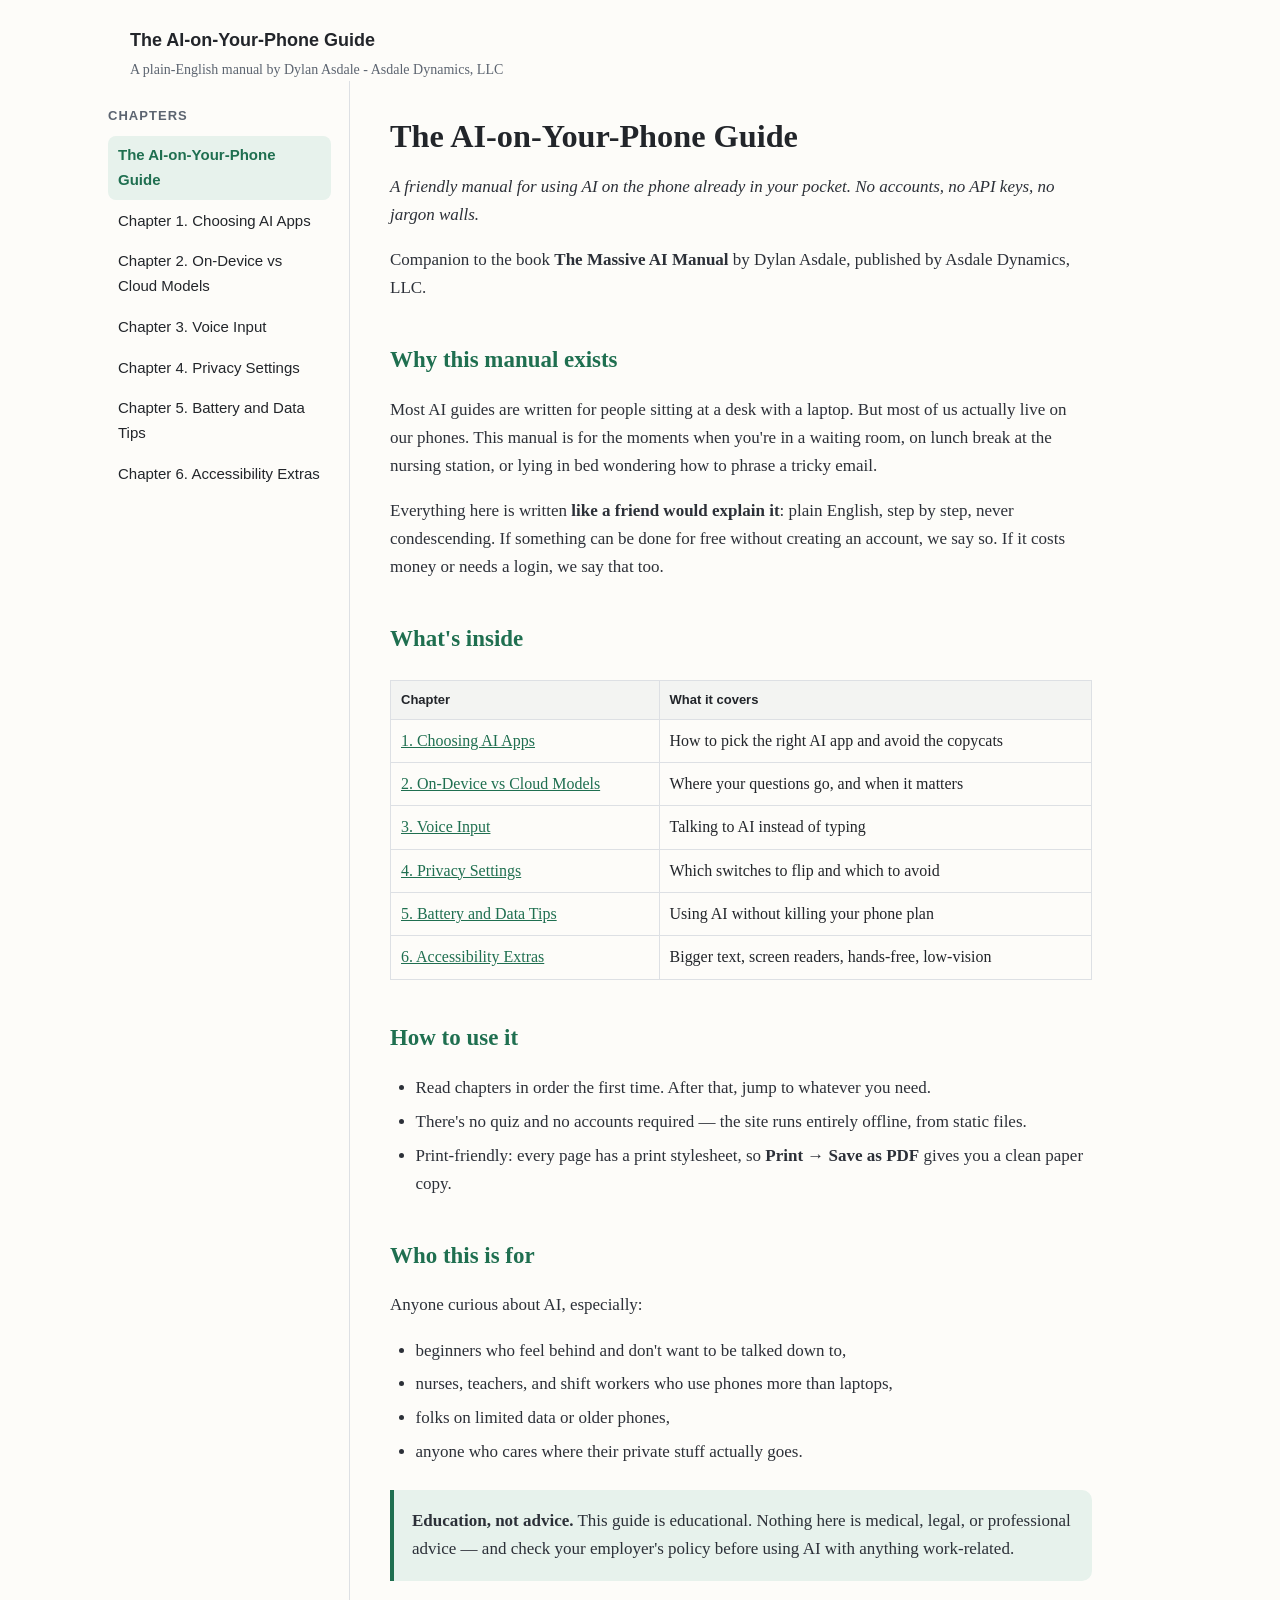
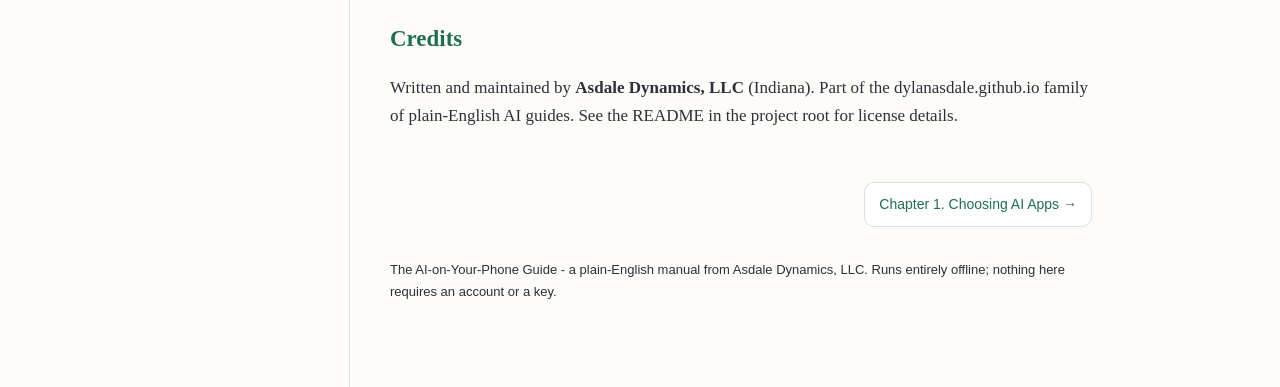
<file: site/index.html>
<!DOCTYPE html>
<html lang="en">
<head>
<meta charset="utf-8">
<meta name="viewport" content="width=device-width, initial-scale=1">
<meta name="description" content="A plain-English manual for using AI on your phone: choosing apps, on-device vs cloud models, voice input, privacy, battery and data, and accessibility.">
<title>The AI-on-Your-Phone Guide</title>
<link rel="stylesheet" href="style.css">
</head>
<body>
<header class="site-header">
  <h1>The AI-on-Your-Phone Guide</h1>
  <p>A plain-English manual by Dylan Asdale - Asdale Dynamics, LLC</p>
</header>
<div class="layout">
  <nav aria-label="Chapters" class="toc">
    <h2>Chapters</h2>
    <ol>
      <li><a href="index.html" class="active">The AI-on-Your-Phone Guide</a></li>
      <li><a href="01-choosing-apps.html">Chapter 1. Choosing AI Apps</a></li>
      <li><a href="02-on-device-vs-cloud.html">Chapter 2. On-Device vs Cloud Models</a></li>
      <li><a href="03-voice-input.html">Chapter 3. Voice Input</a></li>
      <li><a href="04-privacy-settings.html">Chapter 4. Privacy Settings</a></li>
      <li><a href="05-battery-and-data.html">Chapter 5. Battery and Data Tips</a></li>
      <li><a href="06-accessibility.html">Chapter 6. Accessibility Extras</a></li>
    </ol>
  </nav>
  <main>
<h1>The AI-on-Your-Phone Guide</h1>
<p><em>A friendly manual for using AI on the phone already in your pocket. No accounts, no API keys, no jargon walls.</em></p>
<p>Companion to the book <strong>The Massive AI Manual</strong> by Dylan Asdale, published by Asdale Dynamics, LLC.</p>
<h2>Why this manual exists</h2>
<p>Most AI guides are written for people sitting at a desk with a laptop. But most of us actually live on our phones. This manual is for the moments when you're in a waiting room, on lunch break at the nursing station, or lying in bed wondering how to phrase a tricky email.</p>
<p>Everything here is written <strong>like a friend would explain it</strong>: plain English, step by step, never condescending. If something can be done for free without creating an account, we say so. If it costs money or needs a login, we say that too.</p>
<h2>What's inside</h2>
<table>
<thead>
<tr>
<th>Chapter</th>
<th>What it covers</th>
</tr>
</thead>
<tbody>
<tr>
<td><a href="01-choosing-apps.html">1. Choosing AI Apps</a></td>
<td>How to pick the right AI app and avoid the copycats</td>
</tr>
<tr>
<td><a href="02-on-device-vs-cloud.html">2. On-Device vs Cloud Models</a></td>
<td>Where your questions go, and when it matters</td>
</tr>
<tr>
<td><a href="03-voice-input.html">3. Voice Input</a></td>
<td>Talking to AI instead of typing</td>
</tr>
<tr>
<td><a href="04-privacy-settings.html">4. Privacy Settings</a></td>
<td>Which switches to flip and which to avoid</td>
</tr>
<tr>
<td><a href="05-battery-and-data.html">5. Battery and Data Tips</a></td>
<td>Using AI without killing your phone plan</td>
</tr>
<tr>
<td><a href="06-accessibility.html">6. Accessibility Extras</a></td>
<td>Bigger text, screen readers, hands-free, low-vision</td>
</tr>
</tbody>
</table>
<h2>How to use it</h2>
<ul>
<li>Read chapters in order the first time. After that, jump to whatever you need.</li>
<li>There's no quiz and no accounts required — the site runs entirely offline, from static files.</li>
<li>Print-friendly: every page has a print stylesheet, so <strong>Print → Save as PDF</strong> gives you a clean paper copy.</li>
</ul>
<h2>Who this is for</h2>
<p>Anyone curious about AI, especially:</p>
<ul>
<li>beginners who feel behind and don't want to be talked down to,</li>
<li>nurses, teachers, and shift workers who use phones more than laptops,</li>
<li>folks on limited data or older phones,</li>
<li>anyone who cares where their private stuff actually goes.</li>
</ul>
<blockquote>
<p><strong>Education, not advice.</strong> This guide is educational. Nothing here is medical, legal, or professional advice — and check your employer's policy before using AI with anything work-related.</p>
</blockquote>
<h2>Credits</h2>
<p>Written and maintained by <strong>Asdale Dynamics, LLC</strong> (Indiana). Part of the dylanasdale.github.io family of plain-English AI guides. See the README in the project root for license details.</p>
    <footer class="pager">
      <span class="placeholder"></span>
      <a href="01-choosing-apps.html">Chapter 1. Choosing AI Apps &rarr;</a>
    </footer>
    <footer class="colophon">
      <p>The AI-on-Your-Phone Guide - a plain-English manual from Asdale Dynamics, LLC.
      Runs entirely offline; nothing here requires an account or a key.</p>
    </footer>
  </main>
</div>
</body>
</html>
</file>
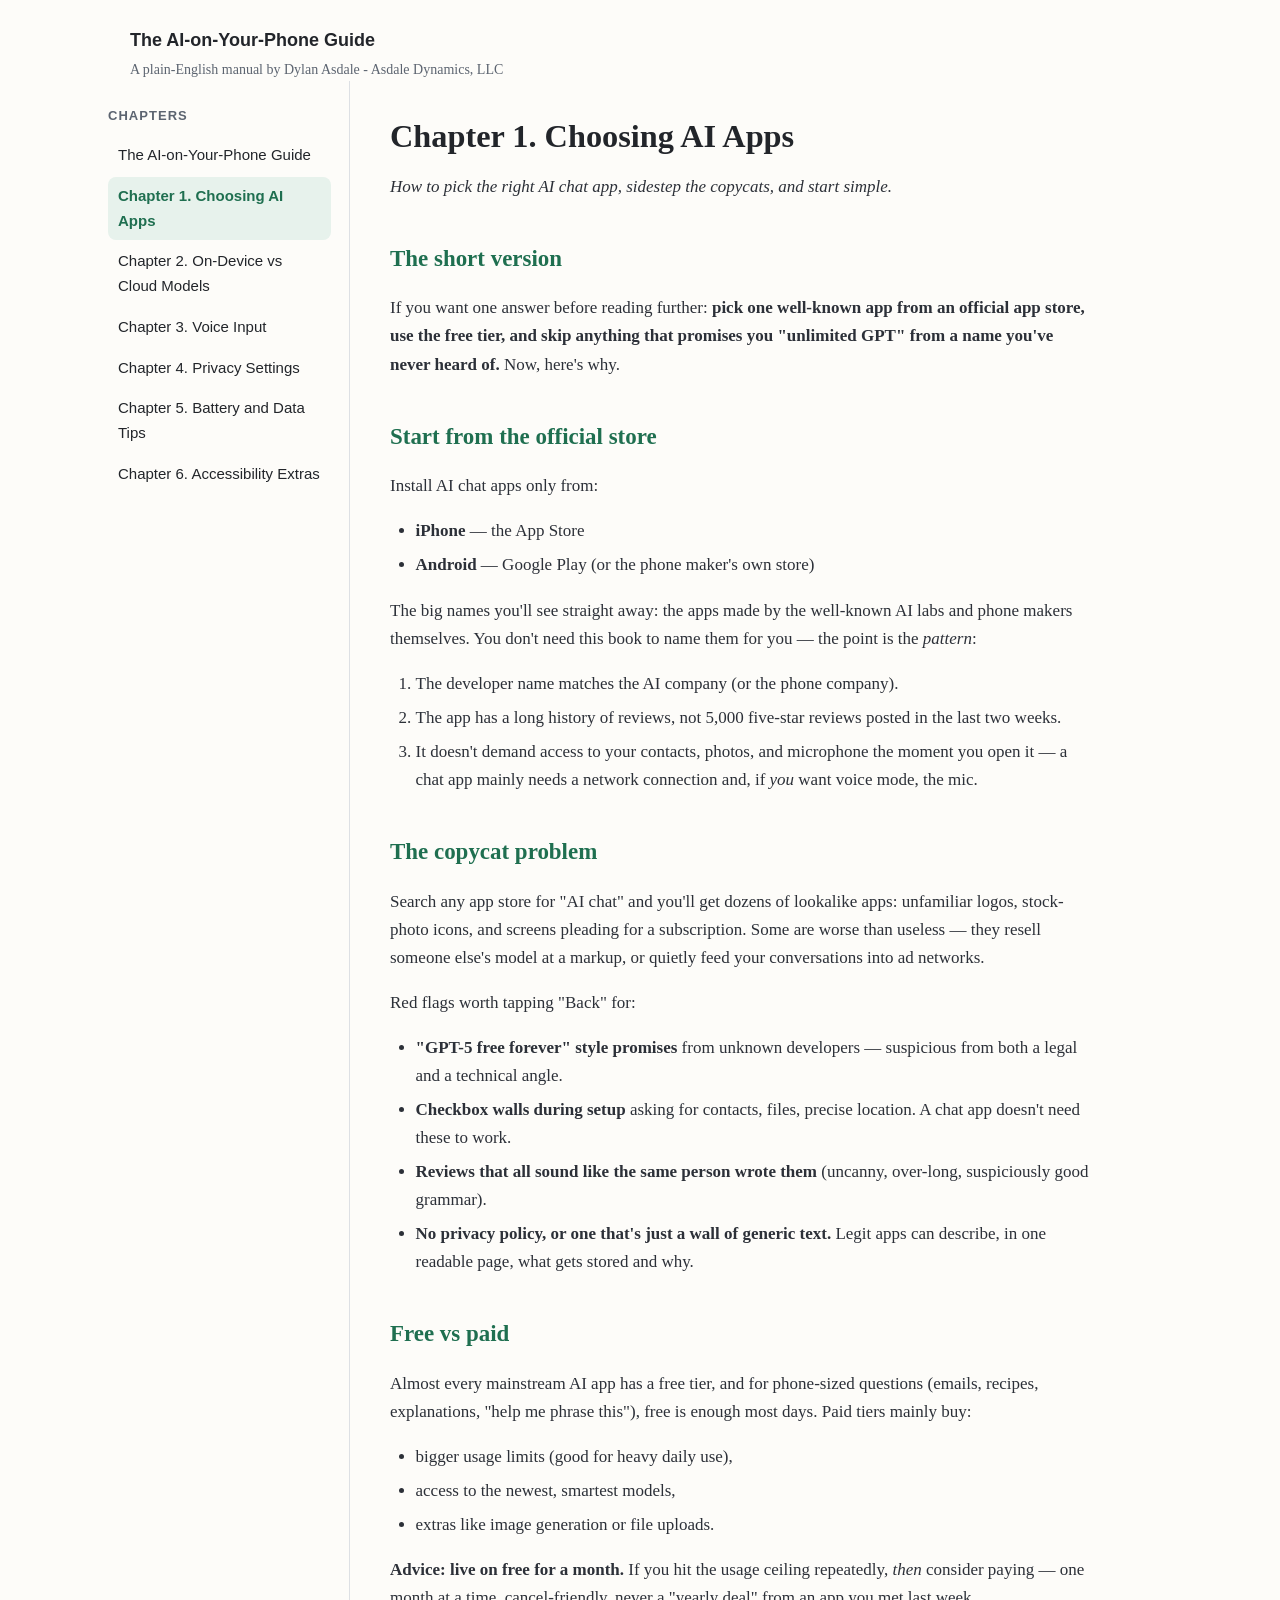
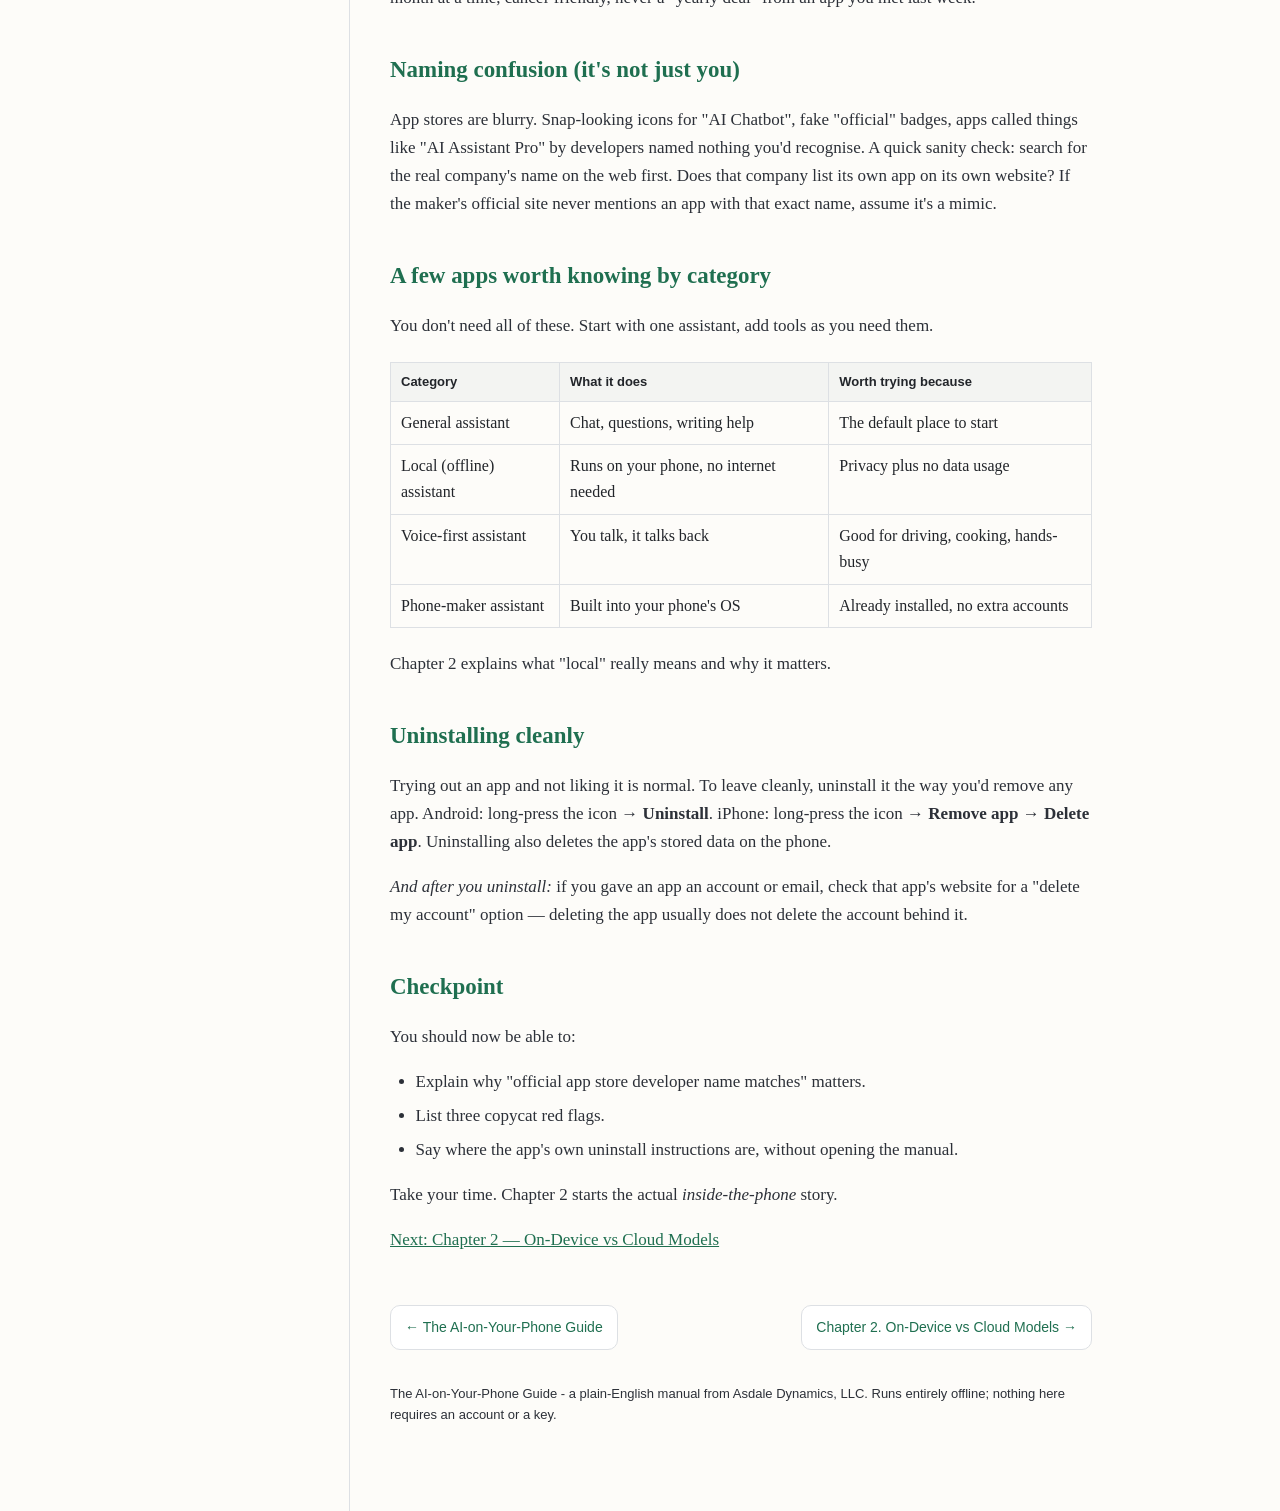
<file: site/01-choosing-apps.html>
<!DOCTYPE html>
<html lang="en">
<head>
<meta charset="utf-8">
<meta name="viewport" content="width=device-width, initial-scale=1">
<meta name="description" content="A plain-English manual for using AI on your phone: choosing apps, on-device vs cloud models, voice input, privacy, battery and data, and accessibility.">
<title>Chapter 1. Choosing AI Apps - The AI-on-Your-Phone Guide</title>
<link rel="stylesheet" href="style.css">
</head>
<body>
<header class="site-header">
  <h1>The AI-on-Your-Phone Guide</h1>
  <p>A plain-English manual by Dylan Asdale - Asdale Dynamics, LLC</p>
</header>
<div class="layout">
  <nav aria-label="Chapters" class="toc">
    <h2>Chapters</h2>
    <ol>
      <li><a href="index.html">The AI-on-Your-Phone Guide</a></li>
      <li><a href="01-choosing-apps.html" class="active">Chapter 1. Choosing AI Apps</a></li>
      <li><a href="02-on-device-vs-cloud.html">Chapter 2. On-Device vs Cloud Models</a></li>
      <li><a href="03-voice-input.html">Chapter 3. Voice Input</a></li>
      <li><a href="04-privacy-settings.html">Chapter 4. Privacy Settings</a></li>
      <li><a href="05-battery-and-data.html">Chapter 5. Battery and Data Tips</a></li>
      <li><a href="06-accessibility.html">Chapter 6. Accessibility Extras</a></li>
    </ol>
  </nav>
  <main>
<h1>Chapter 1. Choosing AI Apps</h1>
<p><em>How to pick the right AI chat app, sidestep the copycats, and start simple.</em></p>
<h2>The short version</h2>
<p>If you want one answer before reading further: <strong>pick one well-known app from an official app store, use the free tier, and skip anything that promises you "unlimited GPT" from a name you've never heard of.</strong> Now, here's why.</p>
<h2>Start from the official store</h2>
<p>Install AI chat apps only from:</p>
<ul>
<li><strong>iPhone</strong> — the App Store</li>
<li><strong>Android</strong> — Google Play (or the phone maker's own store)</li>
</ul>
<p>The big names you'll see straight away: the apps made by the well-known AI labs and phone makers themselves. You don't need this book to name them for you — the point is the <em>pattern</em>:</p>
<ol>
<li>The developer name matches the AI company (or the phone company).</li>
<li>The app has a long history of reviews, not 5,000 five-star reviews posted in the last two weeks.</li>
<li>It doesn't demand access to your contacts, photos, and microphone the moment you open it — a chat app mainly needs a network connection and, if <em>you</em> want voice mode, the mic.</li>
</ol>
<h2>The copycat problem</h2>
<p>Search any app store for "AI chat" and you'll get dozens of lookalike apps: unfamiliar logos, stock-photo icons, and screens pleading for a subscription. Some are worse than useless — they resell someone else's model at a markup, or quietly feed your conversations into ad networks.</p>
<p>Red flags worth tapping "Back" for:</p>
<ul>
<li><strong>"GPT-5 free forever" style promises</strong> from unknown developers — suspicious from both a legal and a technical angle.</li>
<li><strong>Checkbox walls during setup</strong> asking for contacts, files, precise location. A chat app doesn't need these to work.</li>
<li><strong>Reviews that all sound like the same person wrote them</strong> (uncanny, over-long, suspiciously good grammar).</li>
<li><strong>No privacy policy, or one that's just a wall of generic text.</strong> Legit apps can describe, in one readable page, what gets stored and why.</li>
</ul>
<h2>Free vs paid</h2>
<p>Almost every mainstream AI app has a free tier, and for phone-sized questions (emails, recipes, explanations, "help me phrase this"), free is enough most days. Paid tiers mainly buy:</p>
<ul>
<li>bigger usage limits (good for heavy daily use),</li>
<li>access to the newest, smartest models,</li>
<li>extras like image generation or file uploads.</li>
</ul>
<p><strong>Advice: live on free for a month.</strong> If you hit the usage ceiling repeatedly, <em>then</em> consider paying — one month at a time, cancel-friendly, never a "yearly deal" from an app you met last week.</p>
<h2>Naming confusion (it's not just you)</h2>
<p>App stores are blurry. Snap-looking icons for "AI Chatbot", fake "official" badges, apps called things like "AI Assistant Pro" by developers named nothing you'd recognise. A quick sanity check: search for the real company's name on the web first. Does that company list its own app on its own website? If the maker's official site never mentions an app with that exact name, assume it's a mimic.</p>
<h2>A few apps worth knowing by category</h2>
<p>You don't need all of these. Start with one assistant, add tools as you need them.</p>
<table>
<thead>
<tr>
<th>Category</th>
<th>What it does</th>
<th>Worth trying because</th>
</tr>
</thead>
<tbody>
<tr>
<td>General assistant</td>
<td>Chat, questions, writing help</td>
<td>The default place to start</td>
</tr>
<tr>
<td>Local (offline) assistant</td>
<td>Runs on your phone, no internet needed</td>
<td>Privacy plus no data usage</td>
</tr>
<tr>
<td>Voice-first assistant</td>
<td>You talk, it talks back</td>
<td>Good for driving, cooking, hands-busy</td>
</tr>
<tr>
<td>Phone-maker assistant</td>
<td>Built into your phone's OS</td>
<td>Already installed, no extra accounts</td>
</tr>
</tbody>
</table>
<p>Chapter 2 explains what "local" really means and why it matters.</p>
<h2>Uninstalling cleanly</h2>
<p>Trying out an app and not liking it is normal. To leave cleanly, uninstall it the way you'd remove any app. Android: long-press the icon → <strong>Uninstall</strong>. iPhone: long-press the icon → <strong>Remove app → Delete app</strong>. Uninstalling also deletes the app's stored data on the phone.</p>
<p><em>And after you uninstall:</em> if you gave an app an account or email, check that app's website for a "delete my account" option — deleting the app usually does not delete the account behind it.</p>
<h2>Checkpoint</h2>
<p>You should now be able to:</p>
<ul>
<li>Explain why "official app store developer name matches" matters.</li>
<li>List three copycat red flags.</li>
<li>Say where the app's own uninstall instructions are, without opening the manual.</li>
</ul>
<p>Take your time. Chapter 2 starts the actual <em>inside-the-phone</em> story.</p>
<p><a href="02-on-device-vs-cloud.html">Next: Chapter 2 — On-Device vs Cloud Models</a></p>
    <footer class="pager">
      <a href="index.html">&larr; The AI-on-Your-Phone Guide</a>
      <a href="02-on-device-vs-cloud.html">Chapter 2. On-Device vs Cloud Models &rarr;</a>
    </footer>
    <footer class="colophon">
      <p>The AI-on-Your-Phone Guide - a plain-English manual from Asdale Dynamics, LLC.
      Runs entirely offline; nothing here requires an account or a key.</p>
    </footer>
  </main>
</div>
</body>
</html>
</file>
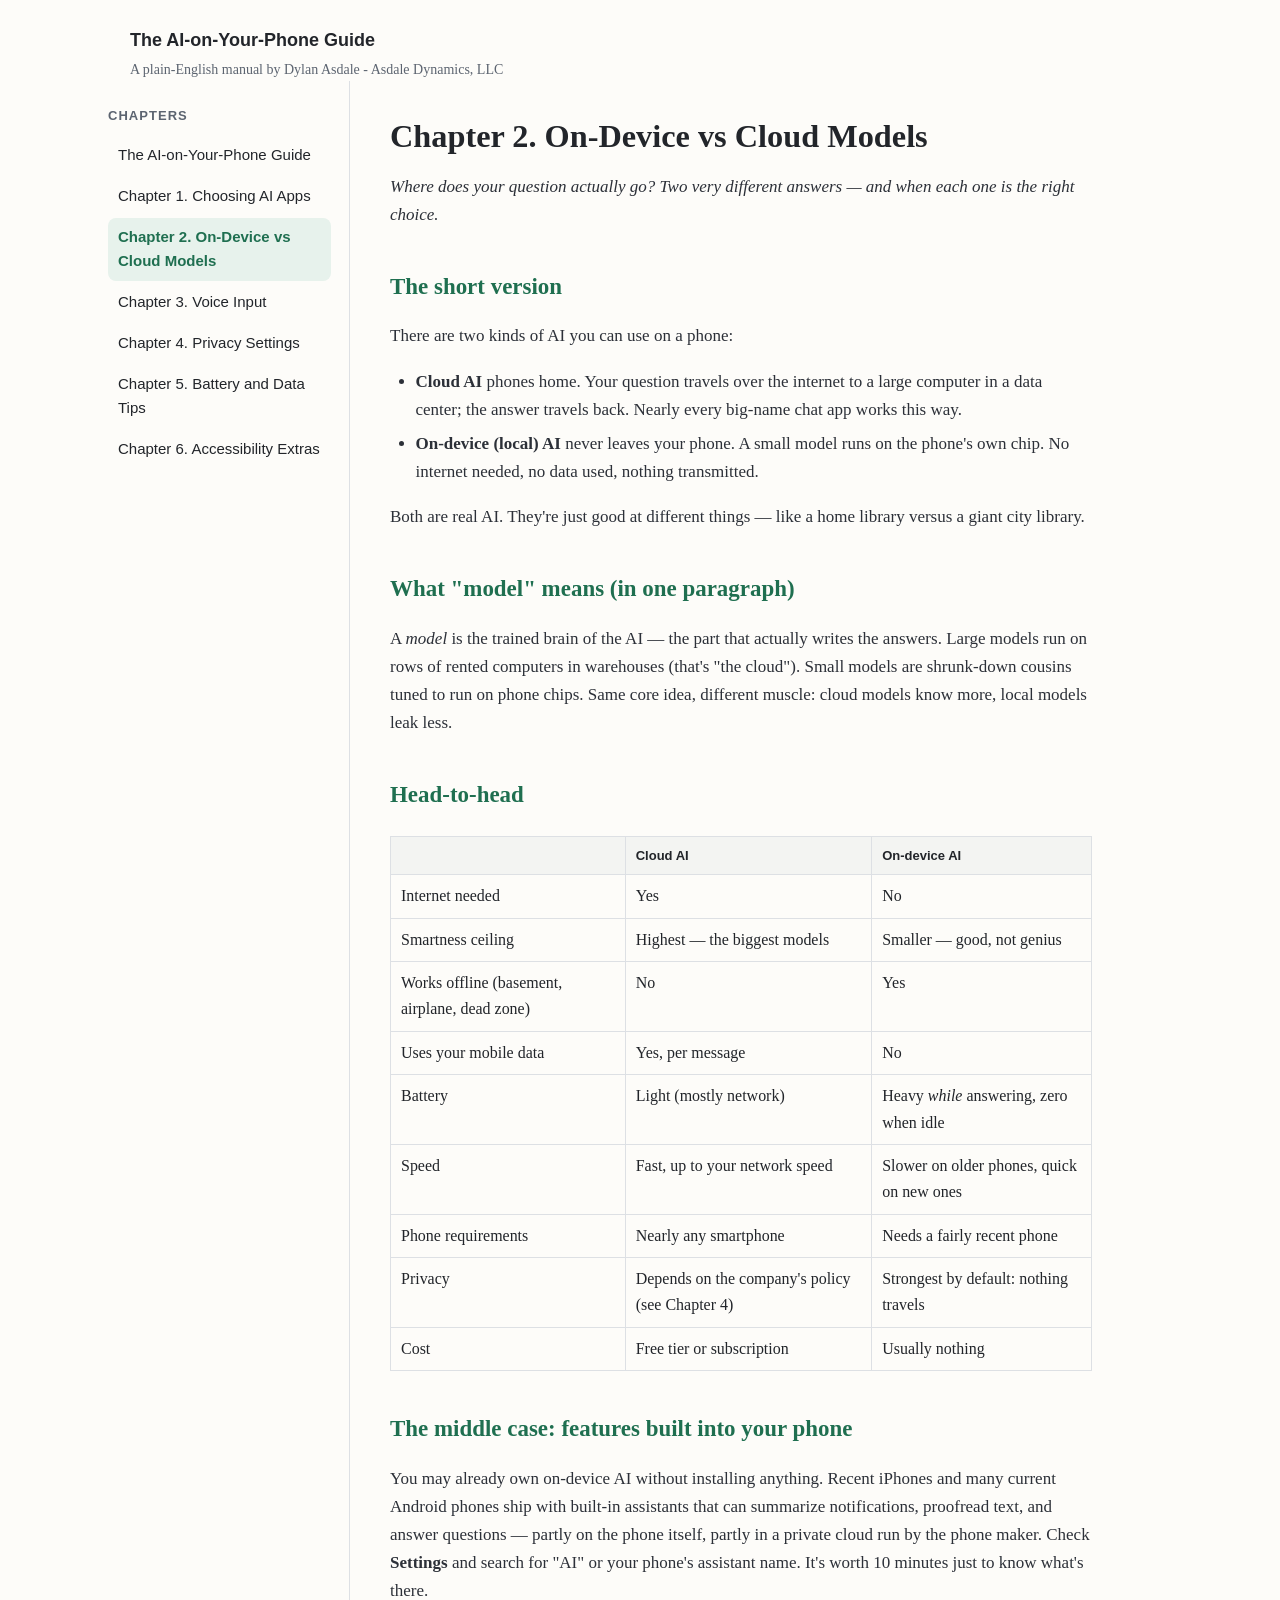
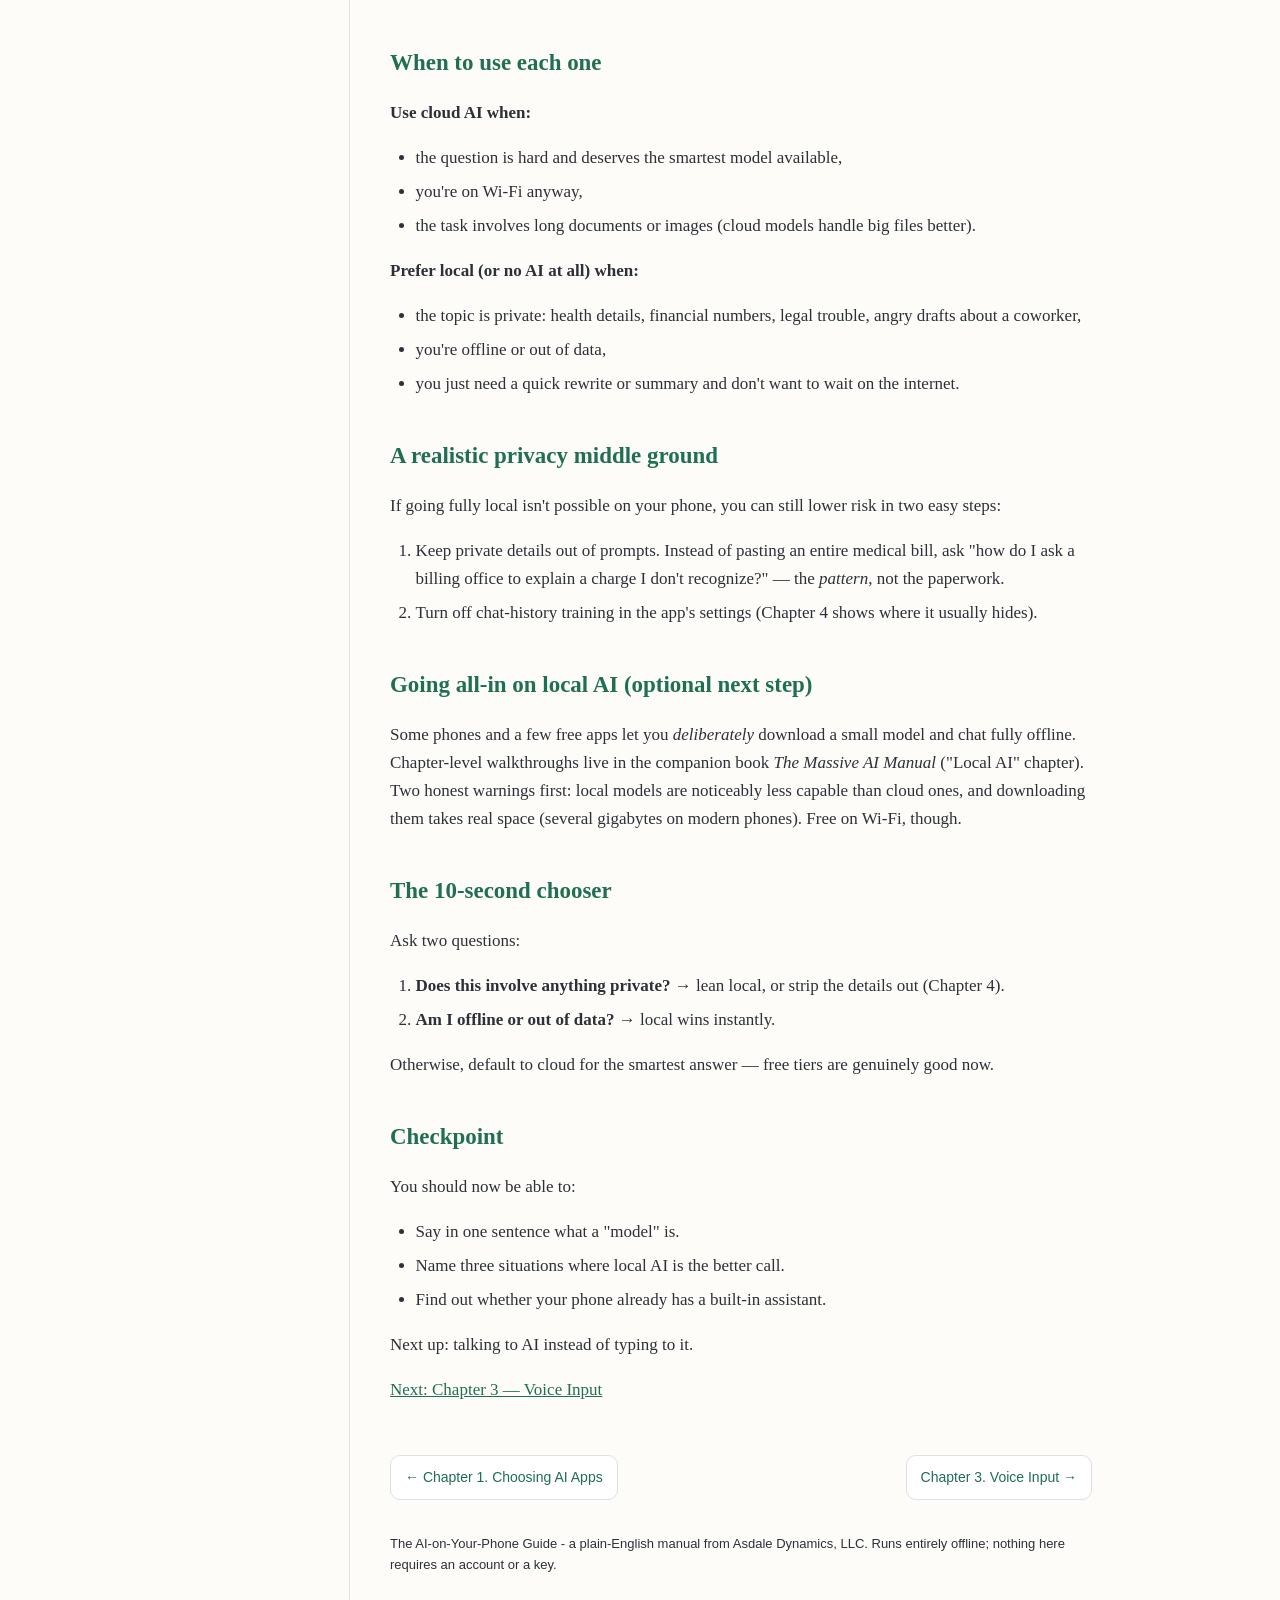
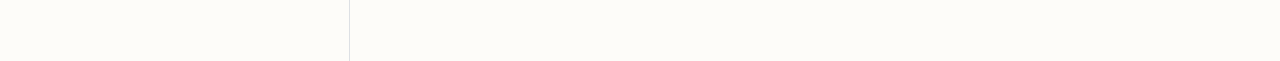
<file: site/02-on-device-vs-cloud.html>
<!DOCTYPE html>
<html lang="en">
<head>
<meta charset="utf-8">
<meta name="viewport" content="width=device-width, initial-scale=1">
<meta name="description" content="A plain-English manual for using AI on your phone: choosing apps, on-device vs cloud models, voice input, privacy, battery and data, and accessibility.">
<title>Chapter 2. On-Device vs Cloud Models - The AI-on-Your-Phone Guide</title>
<link rel="stylesheet" href="style.css">
</head>
<body>
<header class="site-header">
  <h1>The AI-on-Your-Phone Guide</h1>
  <p>A plain-English manual by Dylan Asdale - Asdale Dynamics, LLC</p>
</header>
<div class="layout">
  <nav aria-label="Chapters" class="toc">
    <h2>Chapters</h2>
    <ol>
      <li><a href="index.html">The AI-on-Your-Phone Guide</a></li>
      <li><a href="01-choosing-apps.html">Chapter 1. Choosing AI Apps</a></li>
      <li><a href="02-on-device-vs-cloud.html" class="active">Chapter 2. On-Device vs Cloud Models</a></li>
      <li><a href="03-voice-input.html">Chapter 3. Voice Input</a></li>
      <li><a href="04-privacy-settings.html">Chapter 4. Privacy Settings</a></li>
      <li><a href="05-battery-and-data.html">Chapter 5. Battery and Data Tips</a></li>
      <li><a href="06-accessibility.html">Chapter 6. Accessibility Extras</a></li>
    </ol>
  </nav>
  <main>
<h1>Chapter 2. On-Device vs Cloud Models</h1>
<p><em>Where does your question actually go? Two very different answers — and when each one is the right choice.</em></p>
<h2>The short version</h2>
<p>There are two kinds of AI you can use on a phone:</p>
<ul>
<li><strong>Cloud AI</strong> phones home. Your question travels over the internet to a large computer in a data center; the answer travels back. Nearly every big-name chat app works this way.</li>
<li><strong>On-device (local) AI</strong> never leaves your phone. A small model runs on the phone's own chip. No internet needed, no data used, nothing transmitted.</li>
</ul>
<p>Both are real AI. They're just good at different things — like a home library versus a giant city library.</p>
<h2>What "model" means (in one paragraph)</h2>
<p>A <em>model</em> is the trained brain of the AI — the part that actually writes the answers. Large models run on rows of rented computers in warehouses (that's "the cloud"). Small models are shrunk-down cousins tuned to run on phone chips. Same core idea, different muscle: cloud models know more, local models leak less.</p>
<h2>Head-to-head</h2>
<table>
<thead>
<tr>
<th></th>
<th>Cloud AI</th>
<th>On-device AI</th>
</tr>
</thead>
<tbody>
<tr>
<td>Internet needed</td>
<td>Yes</td>
<td>No</td>
</tr>
<tr>
<td>Smartness ceiling</td>
<td>Highest — the biggest models</td>
<td>Smaller — good, not genius</td>
</tr>
<tr>
<td>Works offline (basement, airplane, dead zone)</td>
<td>No</td>
<td>Yes</td>
</tr>
<tr>
<td>Uses your mobile data</td>
<td>Yes, per message</td>
<td>No</td>
</tr>
<tr>
<td>Battery</td>
<td>Light (mostly network)</td>
<td>Heavy <em>while</em> answering, zero when idle</td>
</tr>
<tr>
<td>Speed</td>
<td>Fast, up to your network speed</td>
<td>Slower on older phones, quick on new ones</td>
</tr>
<tr>
<td>Phone requirements</td>
<td>Nearly any smartphone</td>
<td>Needs a fairly recent phone</td>
</tr>
<tr>
<td>Privacy</td>
<td>Depends on the company's policy (see Chapter 4)</td>
<td>Strongest by default: nothing travels</td>
</tr>
<tr>
<td>Cost</td>
<td>Free tier or subscription</td>
<td>Usually nothing</td>
</tr>
</tbody>
</table>
<h2>The middle case: features built into your phone</h2>
<p>You may already own on-device AI without installing anything. Recent iPhones and many current Android phones ship with built-in assistants that can summarize notifications, proofread text, and answer questions — partly on the phone itself, partly in a private cloud run by the phone maker. Check <strong>Settings</strong> and search for "AI" or your phone's assistant name. It's worth 10 minutes just to know what's there.</p>
<h2>When to use each one</h2>
<p><strong>Use cloud AI when:</strong></p>
<ul>
<li>the question is hard and deserves the smartest model available,</li>
<li>you're on Wi-Fi anyway,</li>
<li>the task involves long documents or images (cloud models handle big files better).</li>
</ul>
<p><strong>Prefer local (or no AI at all) when:</strong></p>
<ul>
<li>the topic is private: health details, financial numbers, legal trouble, angry drafts about a coworker,</li>
<li>you're offline or out of data,</li>
<li>you just need a quick rewrite or summary and don't want to wait on the internet.</li>
</ul>
<h2>A realistic privacy middle ground</h2>
<p>If going fully local isn't possible on your phone, you can still lower risk in two easy steps:</p>
<ol>
<li>Keep private details out of prompts. Instead of pasting an entire medical bill, ask "how do I ask a billing office to explain a charge I don't recognize?" — the <em>pattern</em>, not the paperwork.</li>
<li>Turn off chat-history training in the app's settings (Chapter 4 shows where it usually hides).</li>
</ol>
<h2>Going all-in on local AI (optional next step)</h2>
<p>Some phones and a few free apps let you <em>deliberately</em> download a small model and chat fully offline. Chapter-level walkthroughs live in the companion book <em>The Massive AI Manual</em> ("Local AI" chapter). Two honest warnings first: local models are noticeably less capable than cloud ones, and downloading them takes real space (several gigabytes on modern phones). Free on Wi-Fi, though.</p>
<h2>The 10-second chooser</h2>
<p>Ask two questions:</p>
<ol>
<li><strong>Does this involve anything private?</strong> → lean local, or strip the details out (Chapter 4).</li>
<li><strong>Am I offline or out of data?</strong> → local wins instantly.</li>
</ol>
<p>Otherwise, default to cloud for the smartest answer — free tiers are genuinely good now.</p>
<h2>Checkpoint</h2>
<p>You should now be able to:</p>
<ul>
<li>Say in one sentence what a "model" is.</li>
<li>Name three situations where local AI is the better call.</li>
<li>Find out whether your phone already has a built-in assistant.</li>
</ul>
<p>Next up: talking to AI instead of typing to it.</p>
<p><a href="03-voice-input.html">Next: Chapter 3 — Voice Input</a></p>
    <footer class="pager">
      <a href="01-choosing-apps.html">&larr; Chapter 1. Choosing AI Apps</a>
      <a href="03-voice-input.html">Chapter 3. Voice Input &rarr;</a>
    </footer>
    <footer class="colophon">
      <p>The AI-on-Your-Phone Guide - a plain-English manual from Asdale Dynamics, LLC.
      Runs entirely offline; nothing here requires an account or a key.</p>
    </footer>
  </main>
</div>
</body>
</html>
</file>
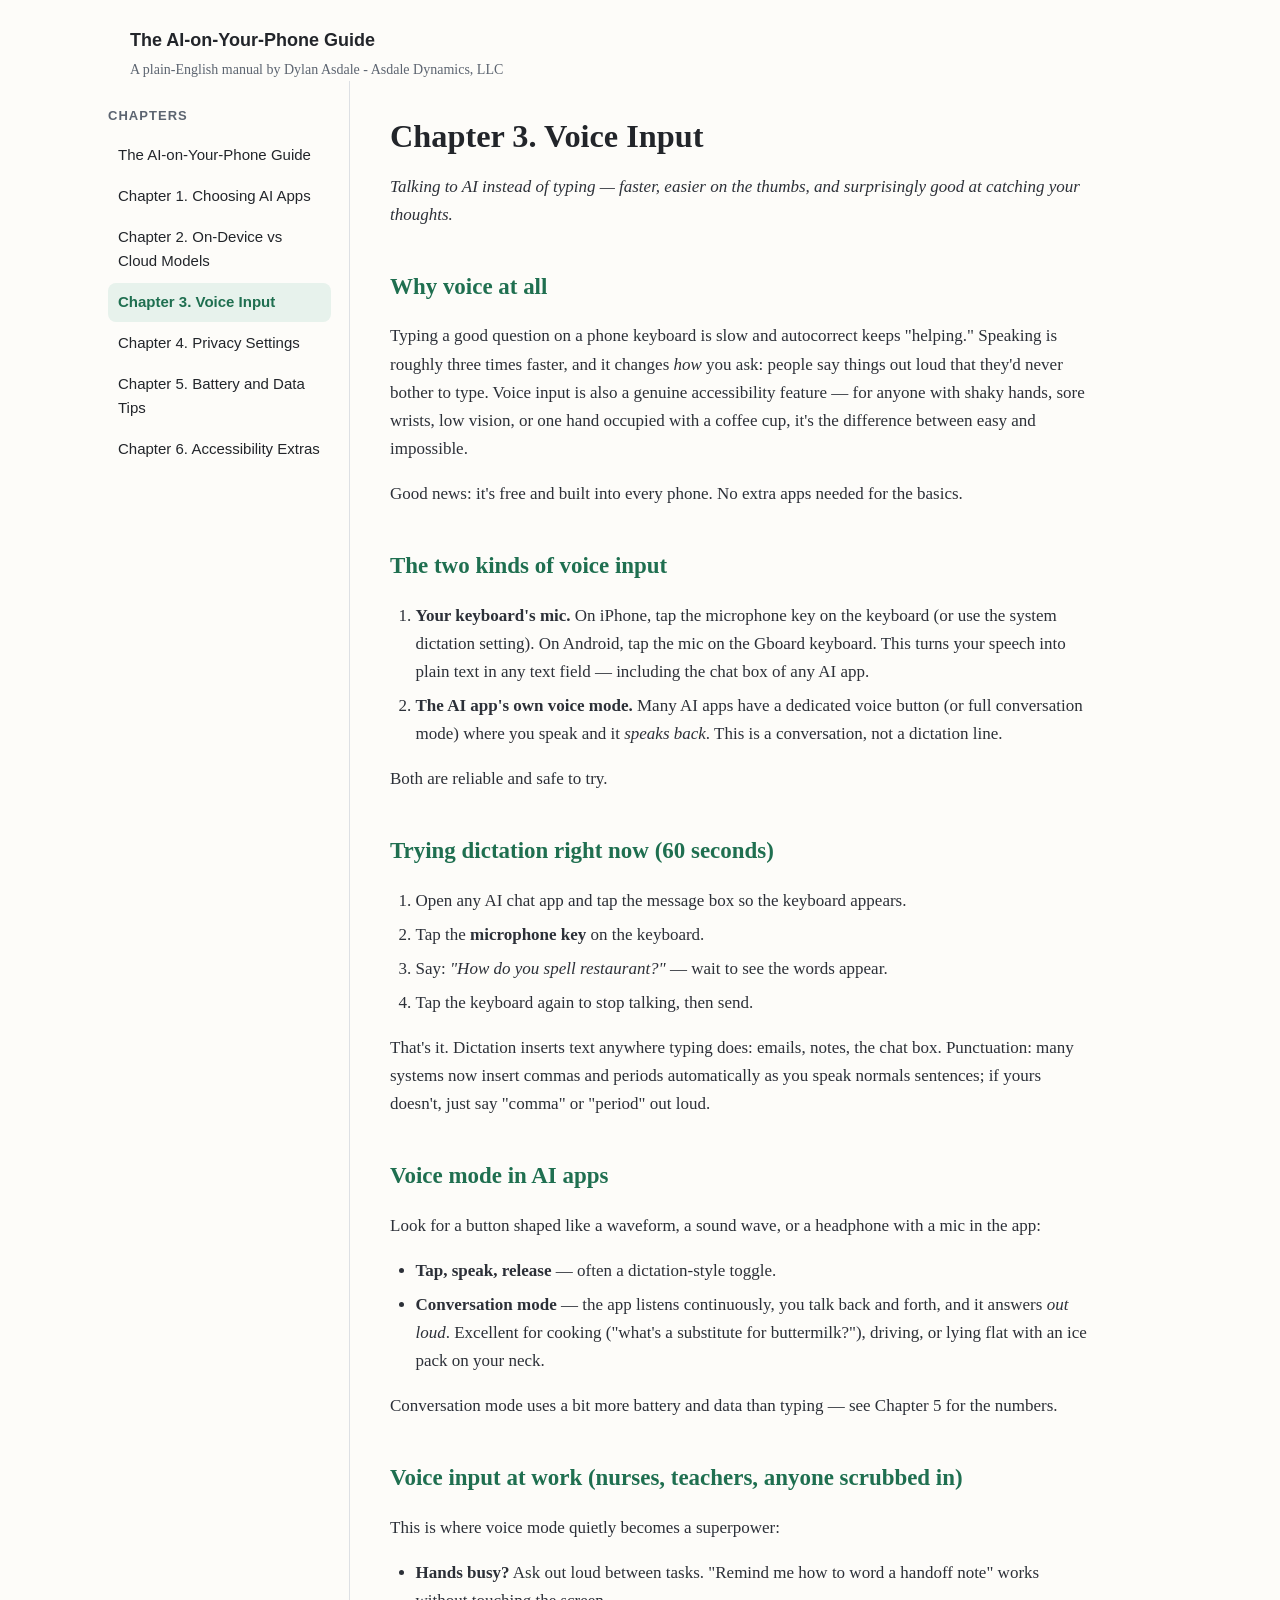
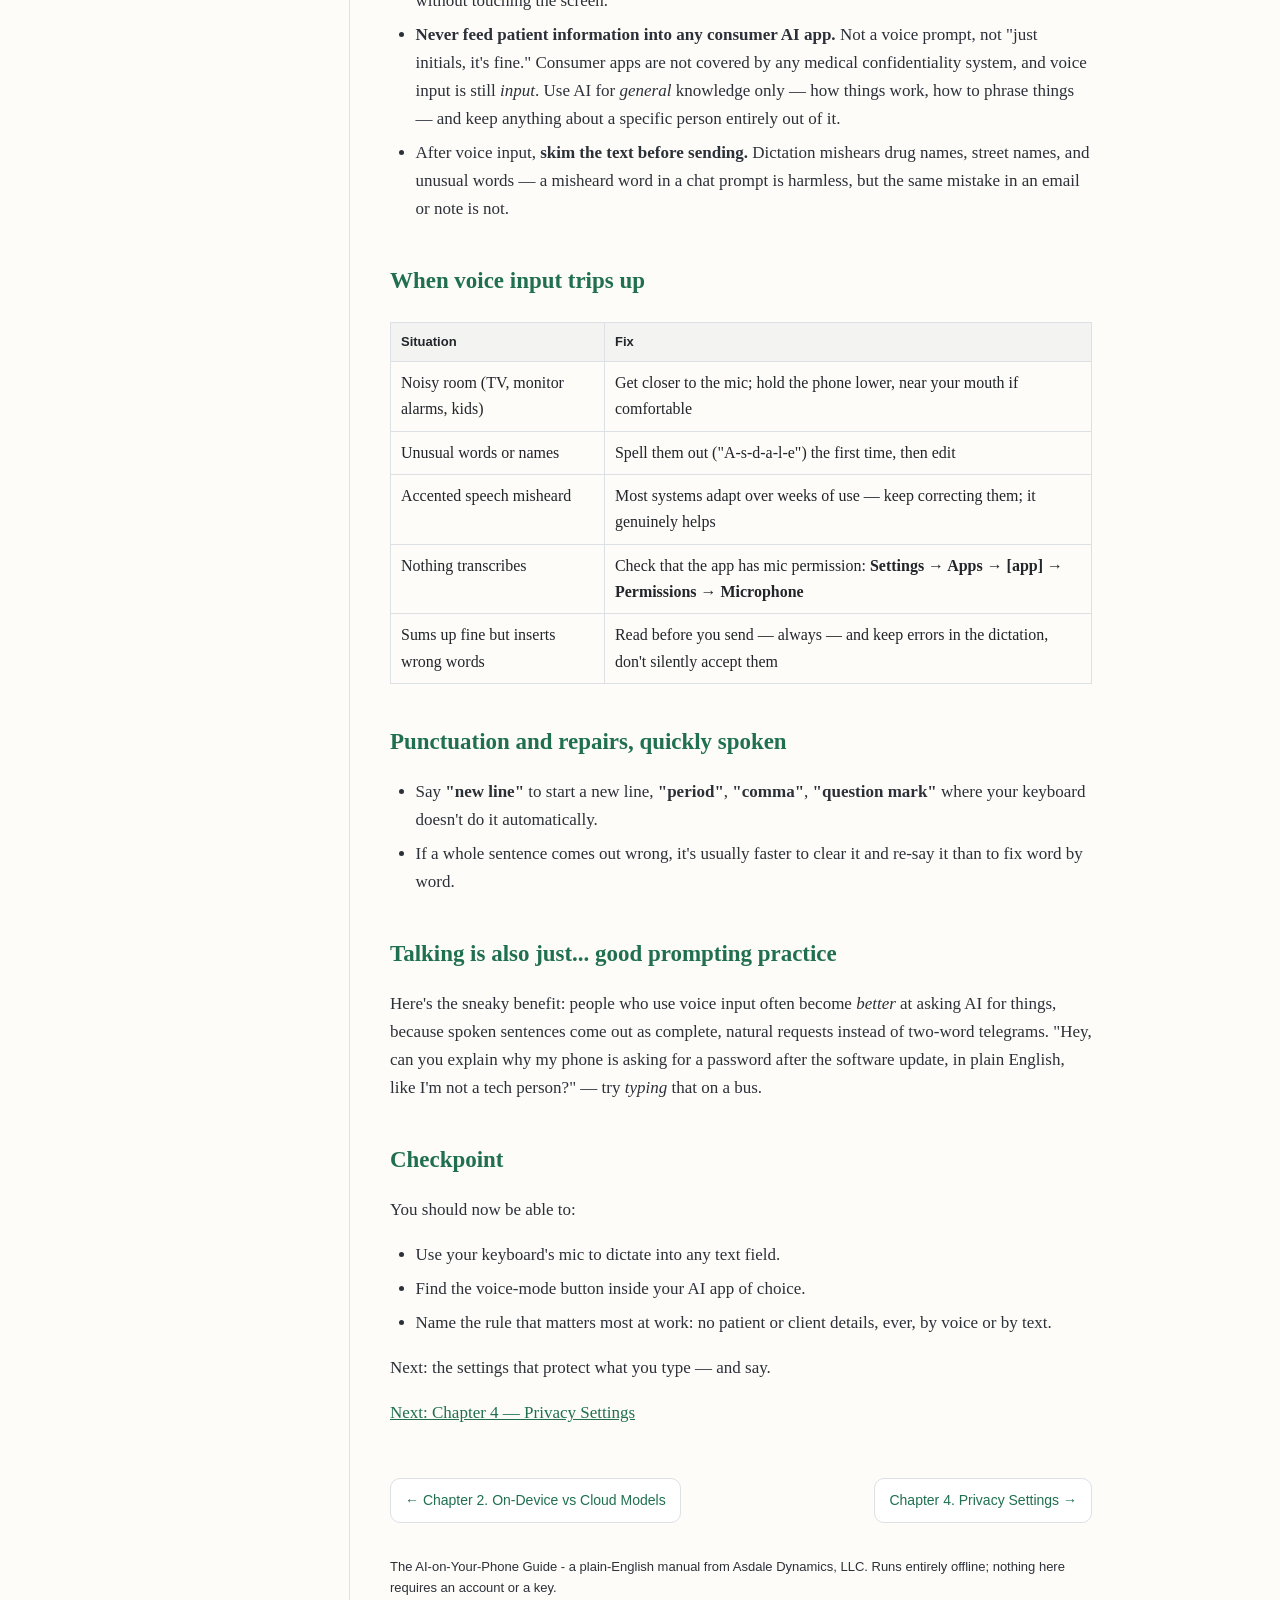
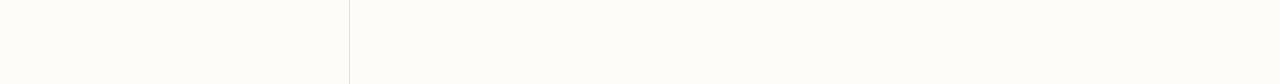
<file: site/03-voice-input.html>
<!DOCTYPE html>
<html lang="en">
<head>
<meta charset="utf-8">
<meta name="viewport" content="width=device-width, initial-scale=1">
<meta name="description" content="A plain-English manual for using AI on your phone: choosing apps, on-device vs cloud models, voice input, privacy, battery and data, and accessibility.">
<title>Chapter 3. Voice Input - The AI-on-Your-Phone Guide</title>
<link rel="stylesheet" href="style.css">
</head>
<body>
<header class="site-header">
  <h1>The AI-on-Your-Phone Guide</h1>
  <p>A plain-English manual by Dylan Asdale - Asdale Dynamics, LLC</p>
</header>
<div class="layout">
  <nav aria-label="Chapters" class="toc">
    <h2>Chapters</h2>
    <ol>
      <li><a href="index.html">The AI-on-Your-Phone Guide</a></li>
      <li><a href="01-choosing-apps.html">Chapter 1. Choosing AI Apps</a></li>
      <li><a href="02-on-device-vs-cloud.html">Chapter 2. On-Device vs Cloud Models</a></li>
      <li><a href="03-voice-input.html" class="active">Chapter 3. Voice Input</a></li>
      <li><a href="04-privacy-settings.html">Chapter 4. Privacy Settings</a></li>
      <li><a href="05-battery-and-data.html">Chapter 5. Battery and Data Tips</a></li>
      <li><a href="06-accessibility.html">Chapter 6. Accessibility Extras</a></li>
    </ol>
  </nav>
  <main>
<h1>Chapter 3. Voice Input</h1>
<p><em>Talking to AI instead of typing — faster, easier on the thumbs, and surprisingly good at catching your thoughts.</em></p>
<h2>Why voice at all</h2>
<p>Typing a good question on a phone keyboard is slow and autocorrect keeps "helping." Speaking is roughly three times faster, and it changes <em>how</em> you ask: people say things out loud that they'd never bother to type. Voice input is also a genuine accessibility feature — for anyone with shaky hands, sore wrists, low vision, or one hand occupied with a coffee cup, it's the difference between easy and impossible.</p>
<p>Good news: it's free and built into every phone. No extra apps needed for the basics.</p>
<h2>The two kinds of voice input</h2>
<ol>
<li><strong>Your keyboard's mic.</strong> On iPhone, tap the microphone key on the keyboard (or use the system dictation setting). On Android, tap the mic on the Gboard keyboard. This turns your speech into plain text in any text field — including the chat box of any AI app.</li>
<li><strong>The AI app's own voice mode.</strong> Many AI apps have a dedicated voice button (or full conversation mode) where you speak and it <em>speaks back</em>. This is a conversation, not a dictation line.</li>
</ol>
<p>Both are reliable and safe to try.</p>
<h2>Trying dictation right now (60 seconds)</h2>
<ol>
<li>Open any AI chat app and tap the message box so the keyboard appears.</li>
<li>Tap the <strong>microphone key</strong> on the keyboard.</li>
<li>Say: <em>"How do you spell restaurant?"</em> — wait to see the words appear.</li>
<li>Tap the keyboard again to stop talking, then send.</li>
</ol>
<p>That's it. Dictation inserts text anywhere typing does: emails, notes, the chat box. Punctuation: many systems now insert commas and periods automatically as you speak normals sentences; if yours doesn't, just say "comma" or "period" out loud.</p>
<h2>Voice mode in AI apps</h2>
<p>Look for a button shaped like a waveform, a sound wave, or a headphone with a mic in the app:</p>
<ul>
<li><strong>Tap, speak, release</strong> — often a dictation-style toggle.</li>
<li><strong>Conversation mode</strong> — the app listens continuously, you talk back and forth, and it answers <em>out loud</em>. Excellent for cooking ("what's a substitute for buttermilk?"), driving, or lying flat with an ice pack on your neck.</li>
</ul>
<p>Conversation mode uses a bit more battery and data than typing — see Chapter 5 for the numbers.</p>
<h2>Voice input at work (nurses, teachers, anyone scrubbed in)</h2>
<p>This is where voice mode quietly becomes a superpower:</p>
<ul>
<li><strong>Hands busy?</strong> Ask out loud between tasks. "Remind me how to word a handoff note" works without touching the screen.</li>
<li><strong>Never feed patient information into any consumer AI app.</strong> Not a voice prompt, not "just initials, it's fine." Consumer apps are not covered by any medical confidentiality system, and voice input is still <em>input</em>. Use AI for <em>general</em> knowledge only — how things work, how to phrase things — and keep anything about a specific person entirely out of it.</li>
<li>After voice input, <strong>skim the text before sending.</strong> Dictation mishears drug names, street names, and unusual words — a misheard word in a chat prompt is harmless, but the same mistake in an email or note is not.</li>
</ul>
<h2>When voice input trips up</h2>
<table>
<thead>
<tr>
<th>Situation</th>
<th>Fix</th>
</tr>
</thead>
<tbody>
<tr>
<td>Noisy room (TV, monitor alarms, kids)</td>
<td>Get closer to the mic; hold the phone lower, near your mouth if comfortable</td>
</tr>
<tr>
<td>Unusual words or names</td>
<td>Spell them out ("A-s-d-a-l-e") the first time, then edit</td>
</tr>
<tr>
<td>Accented speech misheard</td>
<td>Most systems adapt over weeks of use — keep correcting them; it genuinely helps</td>
</tr>
<tr>
<td>Nothing transcribes</td>
<td>Check that the app has mic permission: <strong>Settings → Apps → [app] → Permissions → Microphone</strong></td>
</tr>
<tr>
<td>Sums up fine but inserts wrong words</td>
<td>Read before you send — always — and keep errors in the dictation, don't silently accept them</td>
</tr>
</tbody>
</table>
<h2>Punctuation and repairs, quickly spoken</h2>
<ul>
<li>Say <strong>"new line"</strong> to start a new line, <strong>"period"</strong>, <strong>"comma"</strong>, <strong>"question mark"</strong> where your keyboard doesn't do it automatically.</li>
<li>If a whole sentence comes out wrong, it's usually faster to clear it and re-say it than to fix word by word.</li>
</ul>
<h2>Talking is also just... good prompting practice</h2>
<p>Here's the sneaky benefit: people who use voice input often become <em>better</em> at asking AI for things, because spoken sentences come out as complete, natural requests instead of two-word telegrams. "Hey, can you explain why my phone is asking for a password after the software update, in plain English, like I'm not a tech person?" — try <em>typing</em> that on a bus.</p>
<h2>Checkpoint</h2>
<p>You should now be able to:</p>
<ul>
<li>Use your keyboard's mic to dictate into any text field.</li>
<li>Find the voice-mode button inside your AI app of choice.</li>
<li>Name the rule that matters most at work: no patient or client details, ever, by voice or by text.</li>
</ul>
<p>Next: the settings that protect what you type — and say.</p>
<p><a href="04-privacy-settings.html">Next: Chapter 4 — Privacy Settings</a></p>
    <footer class="pager">
      <a href="02-on-device-vs-cloud.html">&larr; Chapter 2. On-Device vs Cloud Models</a>
      <a href="04-privacy-settings.html">Chapter 4. Privacy Settings &rarr;</a>
    </footer>
    <footer class="colophon">
      <p>The AI-on-Your-Phone Guide - a plain-English manual from Asdale Dynamics, LLC.
      Runs entirely offline; nothing here requires an account or a key.</p>
    </footer>
  </main>
</div>
</body>
</html>
</file>
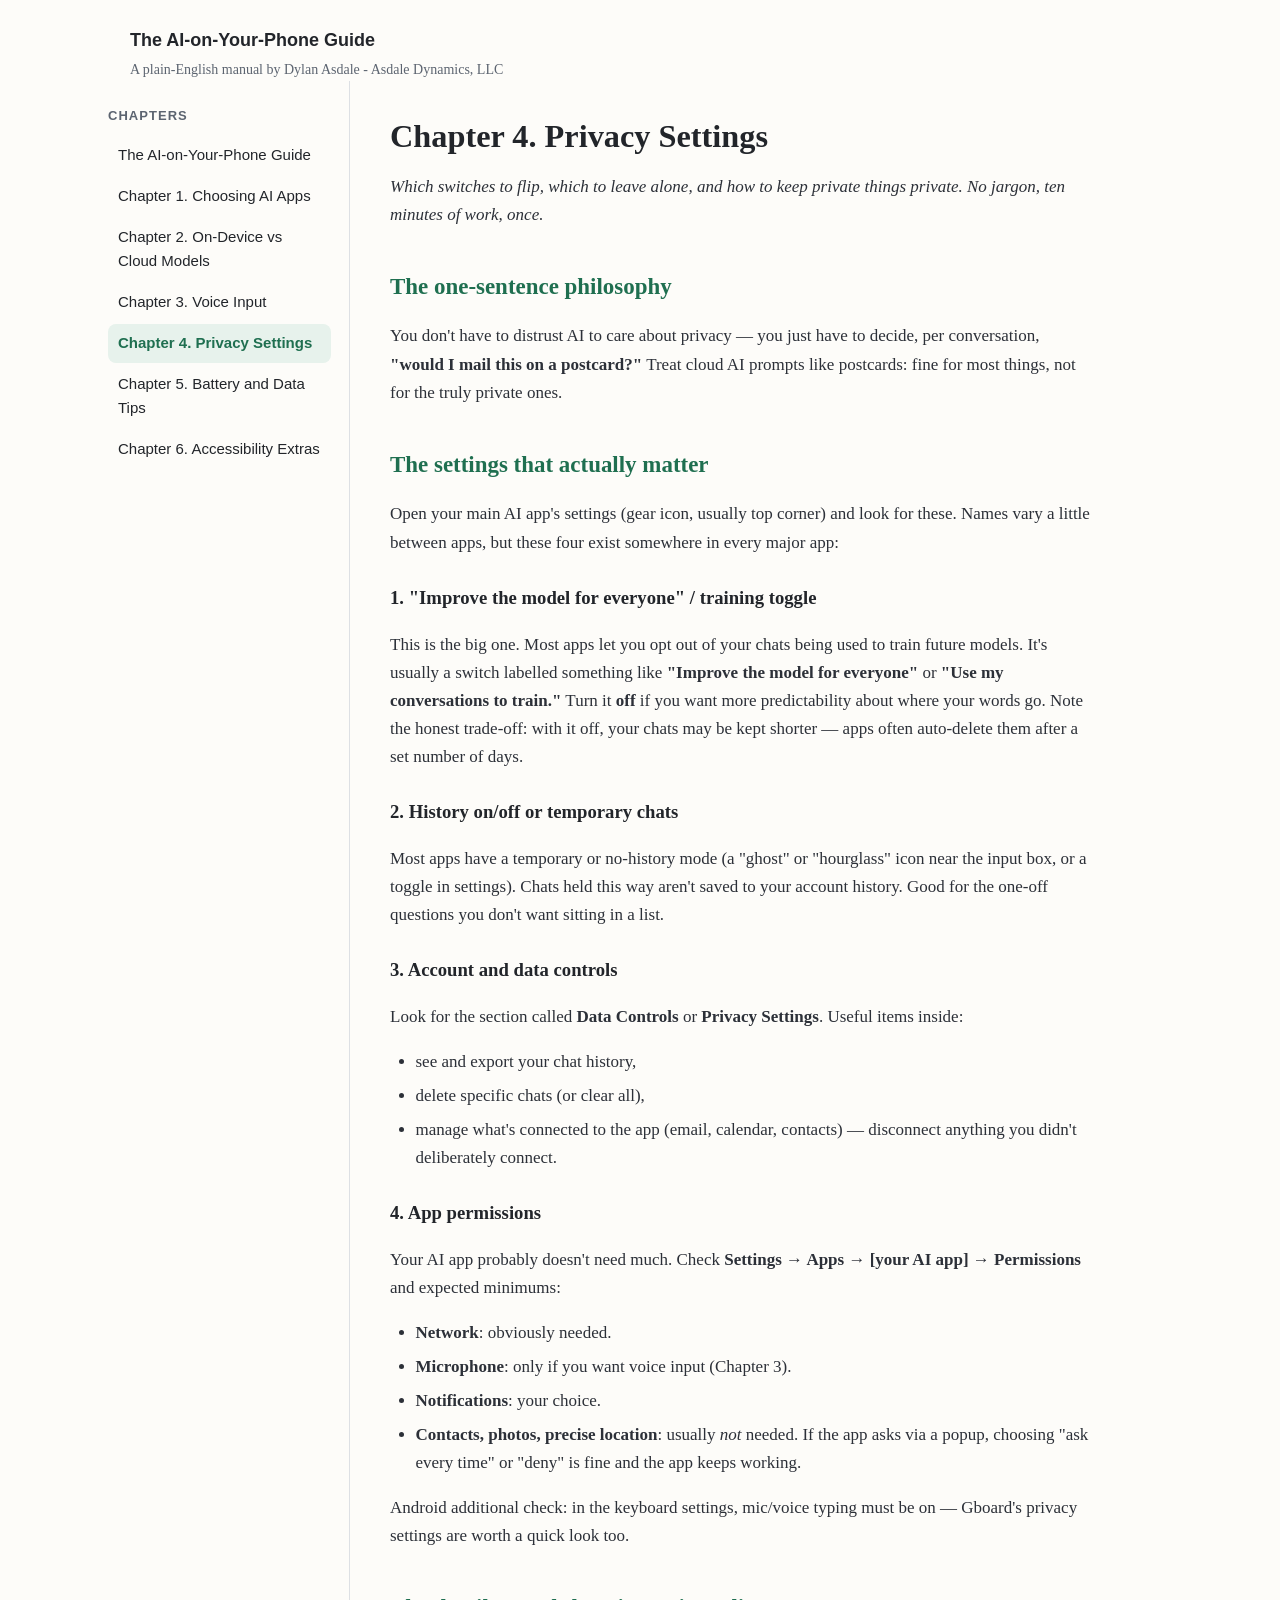
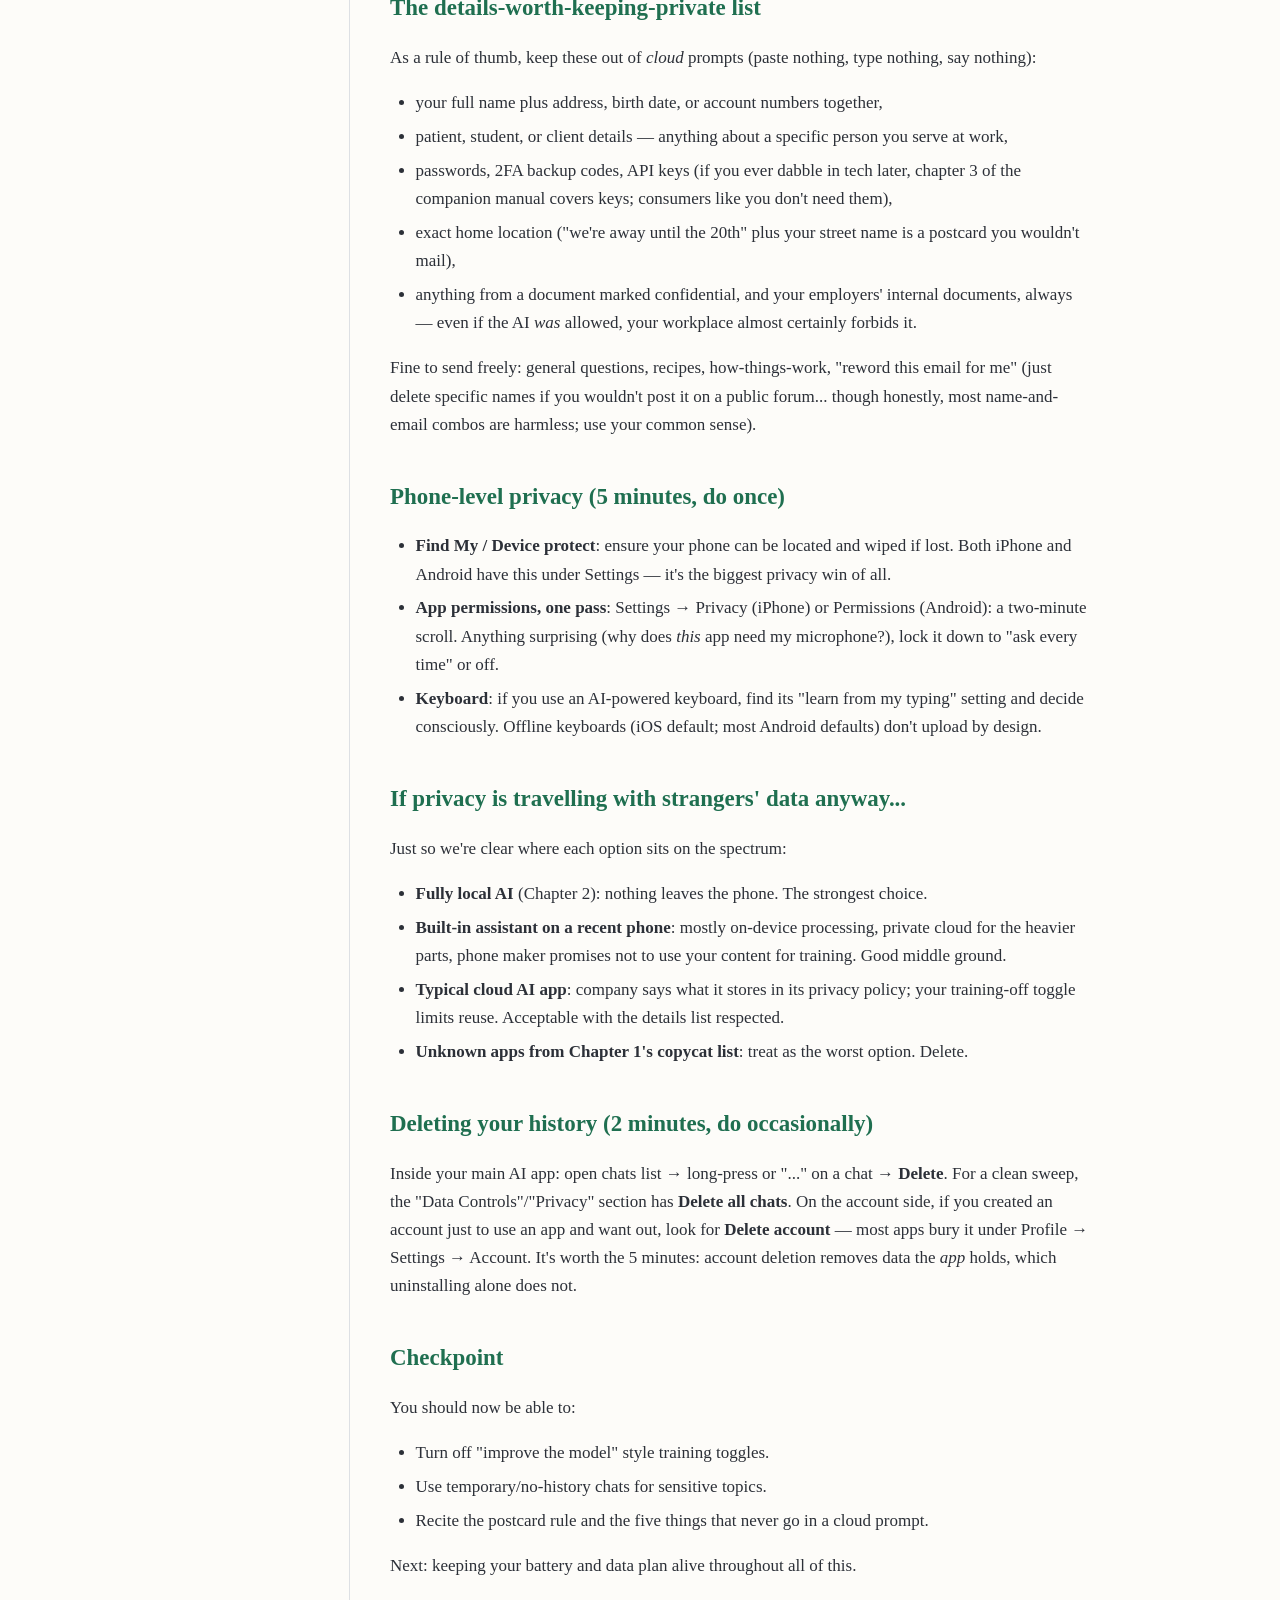
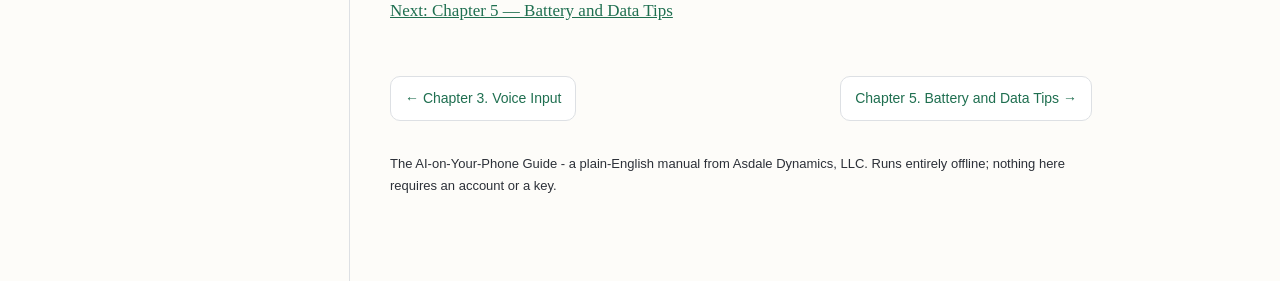
<file: site/04-privacy-settings.html>
<!DOCTYPE html>
<html lang="en">
<head>
<meta charset="utf-8">
<meta name="viewport" content="width=device-width, initial-scale=1">
<meta name="description" content="A plain-English manual for using AI on your phone: choosing apps, on-device vs cloud models, voice input, privacy, battery and data, and accessibility.">
<title>Chapter 4. Privacy Settings - The AI-on-Your-Phone Guide</title>
<link rel="stylesheet" href="style.css">
</head>
<body>
<header class="site-header">
  <h1>The AI-on-Your-Phone Guide</h1>
  <p>A plain-English manual by Dylan Asdale - Asdale Dynamics, LLC</p>
</header>
<div class="layout">
  <nav aria-label="Chapters" class="toc">
    <h2>Chapters</h2>
    <ol>
      <li><a href="index.html">The AI-on-Your-Phone Guide</a></li>
      <li><a href="01-choosing-apps.html">Chapter 1. Choosing AI Apps</a></li>
      <li><a href="02-on-device-vs-cloud.html">Chapter 2. On-Device vs Cloud Models</a></li>
      <li><a href="03-voice-input.html">Chapter 3. Voice Input</a></li>
      <li><a href="04-privacy-settings.html" class="active">Chapter 4. Privacy Settings</a></li>
      <li><a href="05-battery-and-data.html">Chapter 5. Battery and Data Tips</a></li>
      <li><a href="06-accessibility.html">Chapter 6. Accessibility Extras</a></li>
    </ol>
  </nav>
  <main>
<h1>Chapter 4. Privacy Settings</h1>
<p><em>Which switches to flip, which to leave alone, and how to keep private things private. No jargon, ten minutes of work, once.</em></p>
<h2>The one-sentence philosophy</h2>
<p>You don't have to distrust AI to care about privacy — you just have to decide, per conversation, <strong>"would I mail this on a postcard?"</strong> Treat cloud AI prompts like postcards: fine for most things, not for the truly private ones.</p>
<h2>The settings that actually matter</h2>
<p>Open your main AI app's settings (gear icon, usually top corner) and look for these. Names vary a little between apps, but these four exist somewhere in every major app:</p>
<h3>1. "Improve the model for everyone" / training toggle</h3>
<p>This is the big one. Most apps let you opt out of your chats being used to train future models. It's usually a switch labelled something like <strong>"Improve the model for everyone"</strong> or <strong>"Use my conversations to train."</strong> Turn it <strong>off</strong> if you want more predictability about where your words go. Note the honest trade-off: with it off, your chats may be kept shorter — apps often auto-delete them after a set number of days.</p>
<h3>2. History on/off or temporary chats</h3>
<p>Most apps have a temporary or no-history mode (a "ghost" or "hourglass" icon near the input box, or a toggle in settings). Chats held this way aren't saved to your account history. Good for the one-off questions you don't want sitting in a list.</p>
<h3>3. Account and data controls</h3>
<p>Look for the section called <strong>Data Controls</strong> or <strong>Privacy Settings</strong>. Useful items inside:</p>
<ul>
<li>see and export your chat history,</li>
<li>delete specific chats (or clear all),</li>
<li>manage what's connected to the app (email, calendar, contacts) — disconnect anything you didn't deliberately connect.</li>
</ul>
<h3>4. App permissions</h3>
<p>Your AI app probably doesn't need much. Check <strong>Settings → Apps → [your AI app] → Permissions</strong> and expected minimums:</p>
<ul>
<li><strong>Network</strong>: obviously needed.</li>
<li><strong>Microphone</strong>: only if you want voice input (Chapter 3).</li>
<li><strong>Notifications</strong>: your choice.</li>
<li><strong>Contacts, photos, precise location</strong>: usually <em>not</em> needed. If the app asks via a popup, choosing "ask every time" or "deny" is fine and the app keeps working.</li>
</ul>
<p>Android additional check: in the keyboard settings, mic/voice typing must be on — Gboard's privacy settings are worth a quick look too.</p>
<h2>The details-worth-keeping-private list</h2>
<p>As a rule of thumb, keep these out of <em>cloud</em> prompts (paste nothing, type nothing, say nothing):</p>
<ul>
<li>your full name plus address, birth date, or account numbers together,</li>
<li>patient, student, or client details — anything about a specific person you serve at work,</li>
<li>passwords, 2FA backup codes, API keys (if you ever dabble in tech later, chapter 3 of the companion manual covers keys; consumers like you don't need them),</li>
<li>exact home location ("we're away until the 20th" plus your street name is a postcard you wouldn't mail),</li>
<li>anything from a document marked confidential, and your employers' internal documents, always — even if the AI <em>was</em> allowed, your workplace almost certainly forbids it.</li>
</ul>
<p>Fine to send freely: general questions, recipes, how-things-work, "reword this email for me" (just delete specific names if you wouldn't post it on a public forum... though honestly, most name-and-email combos are harmless; use your common sense).</p>
<h2>Phone-level privacy (5 minutes, do once)</h2>
<ul>
<li><strong>Find My / Device protect</strong>: ensure your phone can be located and wiped if lost. Both iPhone and Android have this under Settings — it's the biggest privacy win of all.</li>
<li><strong>App permissions, one pass</strong>: Settings → Privacy (iPhone) or Permissions (Android): a two-minute scroll. Anything surprising (why does <em>this</em> app need my microphone?), lock it down to "ask every time" or off.</li>
<li><strong>Keyboard</strong>: if you use an AI-powered keyboard, find its "learn from my typing" setting and decide consciously. Offline keyboards (iOS default; most Android defaults) don't upload by design.</li>
</ul>
<h2>If privacy is travelling with strangers' data anyway...</h2>
<p>Just so we're clear where each option sits on the spectrum:</p>
<ul>
<li><strong>Fully local AI</strong> (Chapter 2): nothing leaves the phone. The strongest choice.</li>
<li><strong>Built-in assistant on a recent phone</strong>: mostly on-device processing, private cloud for the heavier parts, phone maker promises not to use your content for training. Good middle ground.</li>
<li><strong>Typical cloud AI app</strong>: company says what it stores in its privacy policy; your training-off toggle limits reuse. Acceptable with the details list respected.</li>
<li><strong>Unknown apps from Chapter 1's copycat list</strong>: treat as the worst option. Delete.</li>
</ul>
<h2>Deleting your history (2 minutes, do occasionally)</h2>
<p>Inside your main AI app: open chats list → long-press or "..." on a chat → <strong>Delete</strong>. For a clean sweep, the "Data Controls"/"Privacy" section has <strong>Delete all chats</strong>. On the account side, if you created an account just to use an app and want out, look for <strong>Delete account</strong> — most apps bury it under Profile → Settings → Account. It's worth the 5 minutes: account deletion removes data the <em>app</em> holds, which uninstalling alone does not.</p>
<h2>Checkpoint</h2>
<p>You should now be able to:</p>
<ul>
<li>Turn off "improve the model" style training toggles.</li>
<li>Use temporary/no-history chats for sensitive topics.</li>
<li>Recite the postcard rule and the five things that never go in a cloud prompt.</li>
</ul>
<p>Next: keeping your battery and data plan alive throughout all of this.</p>
<p><a href="05-battery-and-data.html">Next: Chapter 5 — Battery and Data Tips</a></p>
    <footer class="pager">
      <a href="03-voice-input.html">&larr; Chapter 3. Voice Input</a>
      <a href="05-battery-and-data.html">Chapter 5. Battery and Data Tips &rarr;</a>
    </footer>
    <footer class="colophon">
      <p>The AI-on-Your-Phone Guide - a plain-English manual from Asdale Dynamics, LLC.
      Runs entirely offline; nothing here requires an account or a key.</p>
    </footer>
  </main>
</div>
</body>
</html>
</file>
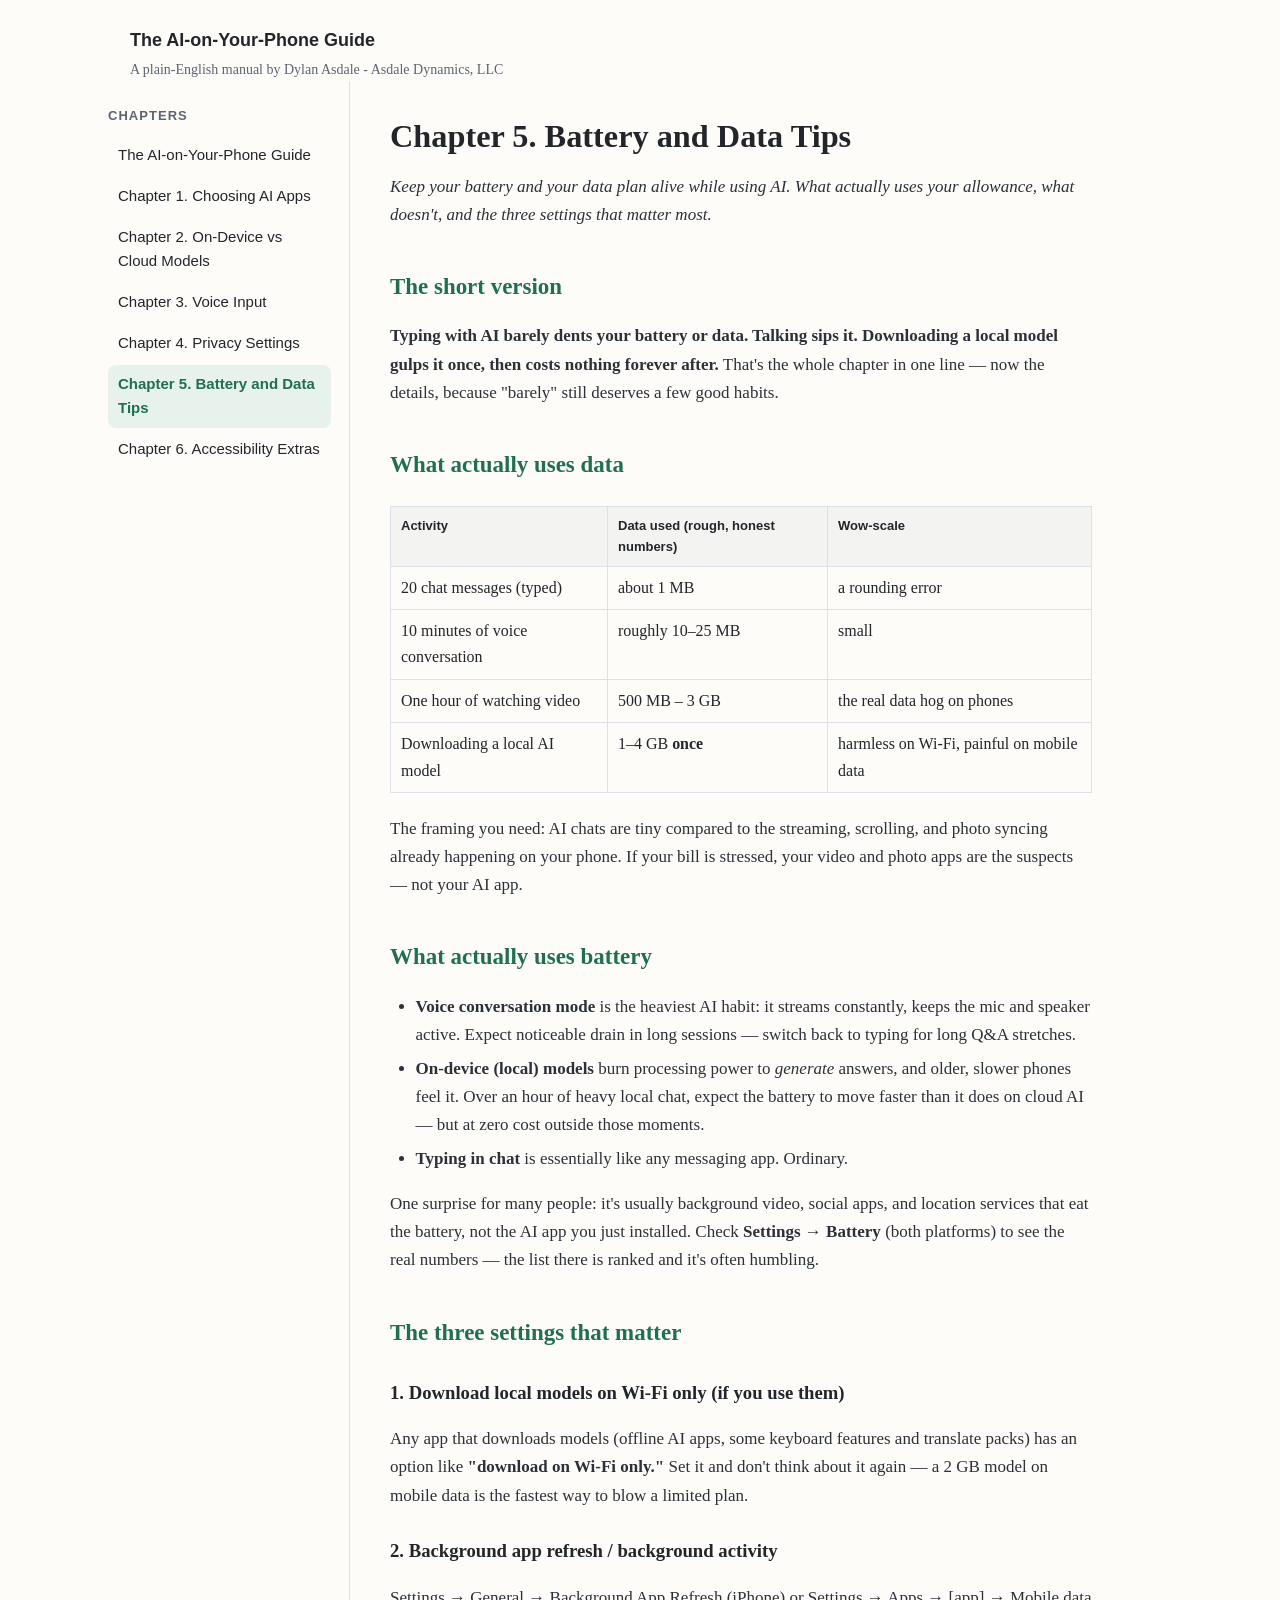
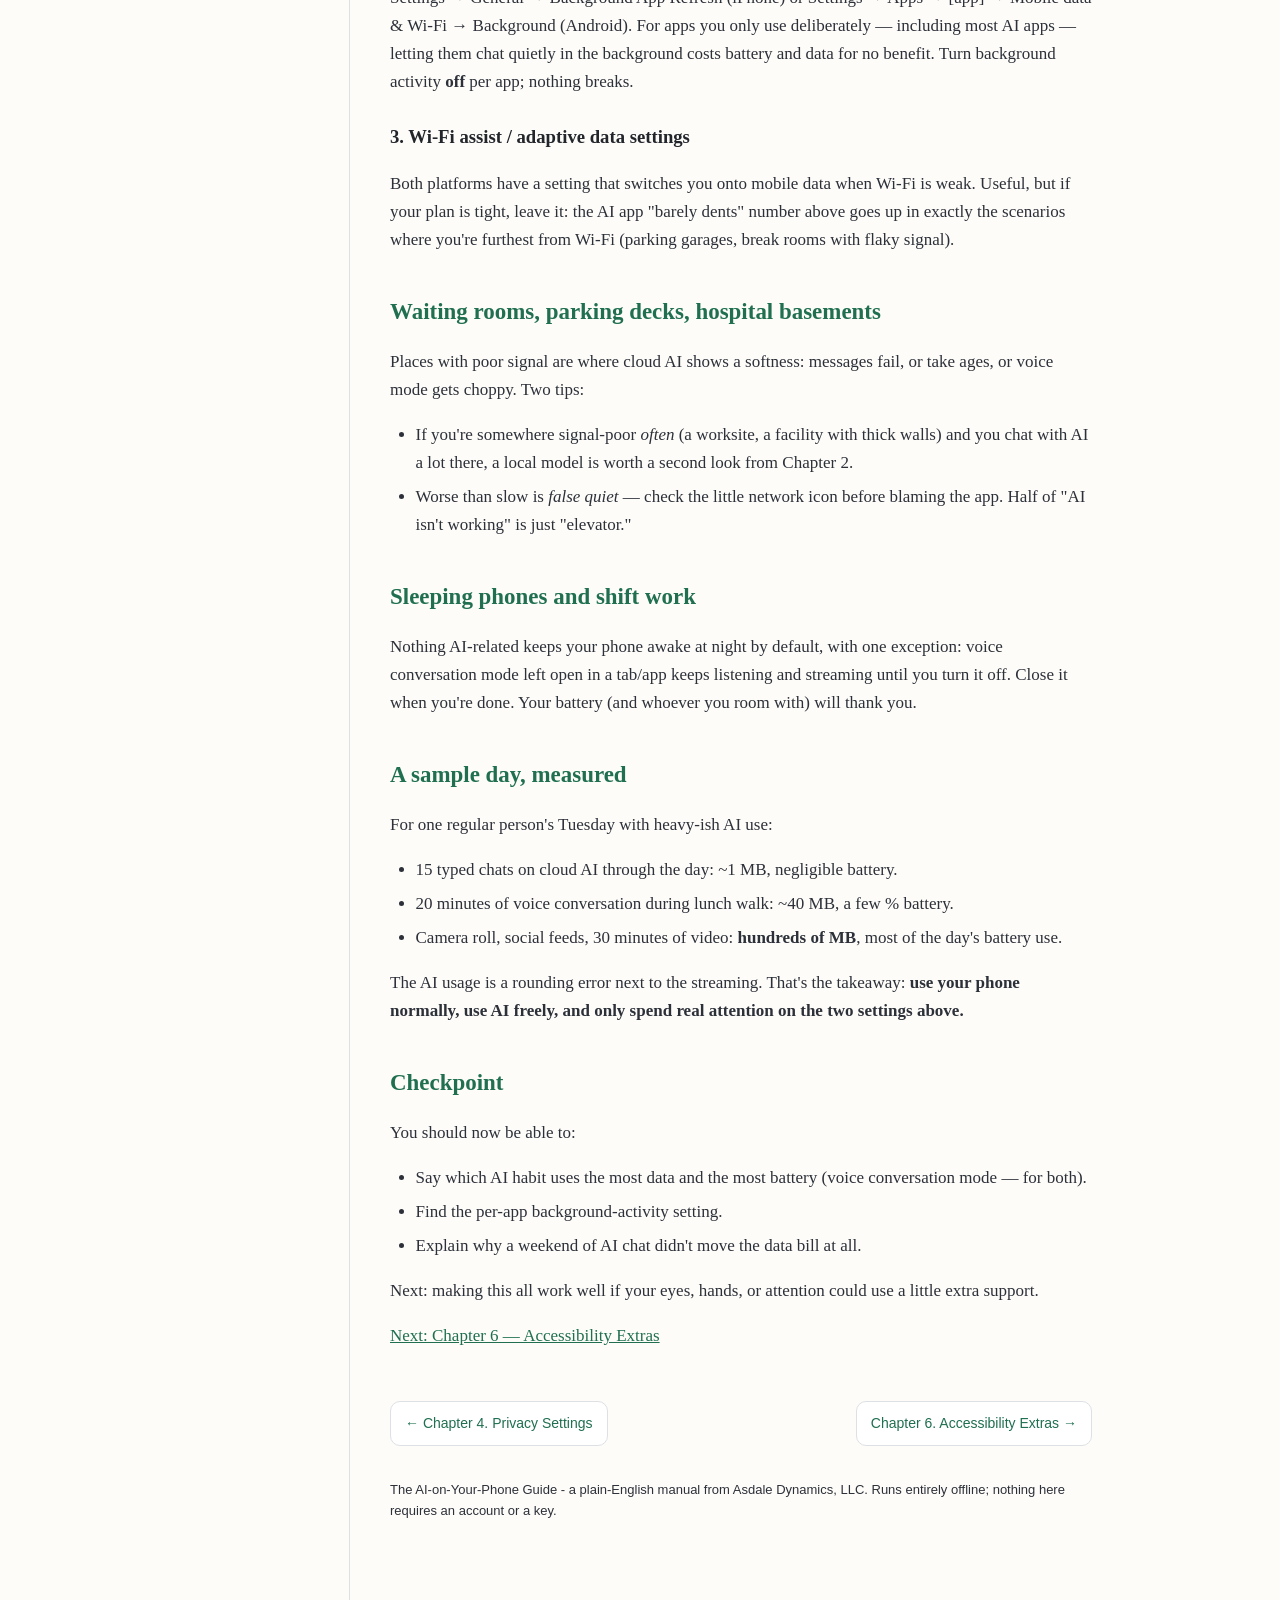
<file: site/05-battery-and-data.html>
<!DOCTYPE html>
<html lang="en">
<head>
<meta charset="utf-8">
<meta name="viewport" content="width=device-width, initial-scale=1">
<meta name="description" content="A plain-English manual for using AI on your phone: choosing apps, on-device vs cloud models, voice input, privacy, battery and data, and accessibility.">
<title>Chapter 5. Battery and Data Tips - The AI-on-Your-Phone Guide</title>
<link rel="stylesheet" href="style.css">
</head>
<body>
<header class="site-header">
  <h1>The AI-on-Your-Phone Guide</h1>
  <p>A plain-English manual by Dylan Asdale - Asdale Dynamics, LLC</p>
</header>
<div class="layout">
  <nav aria-label="Chapters" class="toc">
    <h2>Chapters</h2>
    <ol>
      <li><a href="index.html">The AI-on-Your-Phone Guide</a></li>
      <li><a href="01-choosing-apps.html">Chapter 1. Choosing AI Apps</a></li>
      <li><a href="02-on-device-vs-cloud.html">Chapter 2. On-Device vs Cloud Models</a></li>
      <li><a href="03-voice-input.html">Chapter 3. Voice Input</a></li>
      <li><a href="04-privacy-settings.html">Chapter 4. Privacy Settings</a></li>
      <li><a href="05-battery-and-data.html" class="active">Chapter 5. Battery and Data Tips</a></li>
      <li><a href="06-accessibility.html">Chapter 6. Accessibility Extras</a></li>
    </ol>
  </nav>
  <main>
<h1>Chapter 5. Battery and Data Tips</h1>
<p><em>Keep your battery and your data plan alive while using AI. What actually uses your allowance, what doesn't, and the three settings that matter most.</em></p>
<h2>The short version</h2>
<p><strong>Typing with AI barely dents your battery or data. Talking sips it. Downloading a local model gulps it once, then costs nothing forever after.</strong> That's the whole chapter in one line — now the details, because "barely" still deserves a few good habits.</p>
<h2>What actually uses data</h2>
<table>
<thead>
<tr>
<th>Activity</th>
<th>Data used (rough, honest numbers)</th>
<th>Wow-scale</th>
</tr>
</thead>
<tbody>
<tr>
<td>20 chat messages (typed)</td>
<td>about 1 MB</td>
<td>a rounding error</td>
</tr>
<tr>
<td>10 minutes of voice conversation</td>
<td>roughly 10–25 MB</td>
<td>small</td>
</tr>
<tr>
<td>One hour of watching video</td>
<td>500 MB – 3 GB</td>
<td>the real data hog on phones</td>
</tr>
<tr>
<td>Downloading a local AI model</td>
<td>1–4 GB <strong>once</strong></td>
<td>harmless on Wi-Fi, painful on mobile data</td>
</tr>
</tbody>
</table>
<p>The framing you need: AI chats are tiny compared to the streaming, scrolling, and photo syncing already happening on your phone. If your bill is stressed, your video and photo apps are the suspects — not your AI app.</p>
<h2>What actually uses battery</h2>
<ul>
<li><strong>Voice conversation mode</strong> is the heaviest AI habit: it streams constantly, keeps the mic and speaker active. Expect noticeable drain in long sessions — switch back to typing for long Q&amp;A stretches.</li>
<li><strong>On-device (local) models</strong> burn processing power to <em>generate</em> answers, and older, slower phones feel it. Over an hour of heavy local chat, expect the battery to move faster than it does on cloud AI — but at zero cost outside those moments.</li>
<li><strong>Typing in chat</strong> is essentially like any messaging app. Ordinary.</li>
</ul>
<p>One surprise for many people: it's usually background video, social apps, and location services that eat the battery, not the AI app you just installed. Check <strong>Settings → Battery</strong> (both platforms) to see the real numbers — the list there is ranked and it's often humbling.</p>
<h2>The three settings that matter</h2>
<h3>1. Download local models on Wi-Fi only (if you use them)</h3>
<p>Any app that downloads models (offline AI apps, some keyboard features and translate packs) has an option like <strong>"download on Wi-Fi only."</strong> Set it and don't think about it again — a 2 GB model on mobile data is the fastest way to blow a limited plan.</p>
<h3>2. Background app refresh / background activity</h3>
<p>Settings → General → Background App Refresh (iPhone) or Settings → Apps → [app] → Mobile data &amp; Wi-Fi → Background (Android). For apps you only use deliberately — including most AI apps — letting them chat quietly in the background costs battery and data for no benefit. Turn background activity <strong>off</strong> per app; nothing breaks.</p>
<h3>3. Wi-Fi assist / adaptive data settings</h3>
<p>Both platforms have a setting that switches you onto mobile data when Wi-Fi is weak. Useful, but if your plan is tight, leave it: the AI app "barely dents" number above goes up in exactly the scenarios where you're furthest from Wi-Fi (parking garages, break rooms with flaky signal).</p>
<h2>Waiting rooms, parking decks, hospital basements</h2>
<p>Places with poor signal are where cloud AI shows a softness: messages fail, or take ages, or voice mode gets choppy. Two tips:</p>
<ul>
<li>If you're somewhere signal-poor <em>often</em> (a worksite, a facility with thick walls) and you chat with AI a lot there, a local model is worth a second look from Chapter 2.</li>
<li>Worse than slow is <em>false quiet</em> — check the little network icon before blaming the app. Half of "AI isn't working" is just "elevator."</li>
</ul>
<h2>Sleeping phones and shift work</h2>
<p>Nothing AI-related keeps your phone awake at night by default, with one exception: voice conversation mode left open in a tab/app keeps listening and streaming until you turn it off. Close it when you're done. Your battery (and whoever you room with) will thank you.</p>
<h2>A sample day, measured</h2>
<p>For one regular person's Tuesday with heavy-ish AI use:</p>
<ul>
<li>15 typed chats on cloud AI through the day: ~1 MB, negligible battery.</li>
<li>20 minutes of voice conversation during lunch walk: ~40 MB, a few % battery.</li>
<li>Camera roll, social feeds, 30 minutes of video: <strong>hundreds of MB</strong>, most of the day's battery use.</li>
</ul>
<p>The AI usage is a rounding error next to the streaming. That's the takeaway: <strong>use your phone normally, use AI freely, and only spend real attention on the two settings above.</strong></p>
<h2>Checkpoint</h2>
<p>You should now be able to:</p>
<ul>
<li>Say which AI habit uses the most data and the most battery (voice conversation mode — for both).</li>
<li>Find the per-app background-activity setting.</li>
<li>Explain why a weekend of AI chat didn't move the data bill at all.</li>
</ul>
<p>Next: making this all work well if your eyes, hands, or attention could use a little extra support.</p>
<p><a href="06-accessibility.html">Next: Chapter 6 — Accessibility Extras</a></p>
    <footer class="pager">
      <a href="04-privacy-settings.html">&larr; Chapter 4. Privacy Settings</a>
      <a href="06-accessibility.html">Chapter 6. Accessibility Extras &rarr;</a>
    </footer>
    <footer class="colophon">
      <p>The AI-on-Your-Phone Guide - a plain-English manual from Asdale Dynamics, LLC.
      Runs entirely offline; nothing here requires an account or a key.</p>
    </footer>
  </main>
</div>
</body>
</html>
</file>
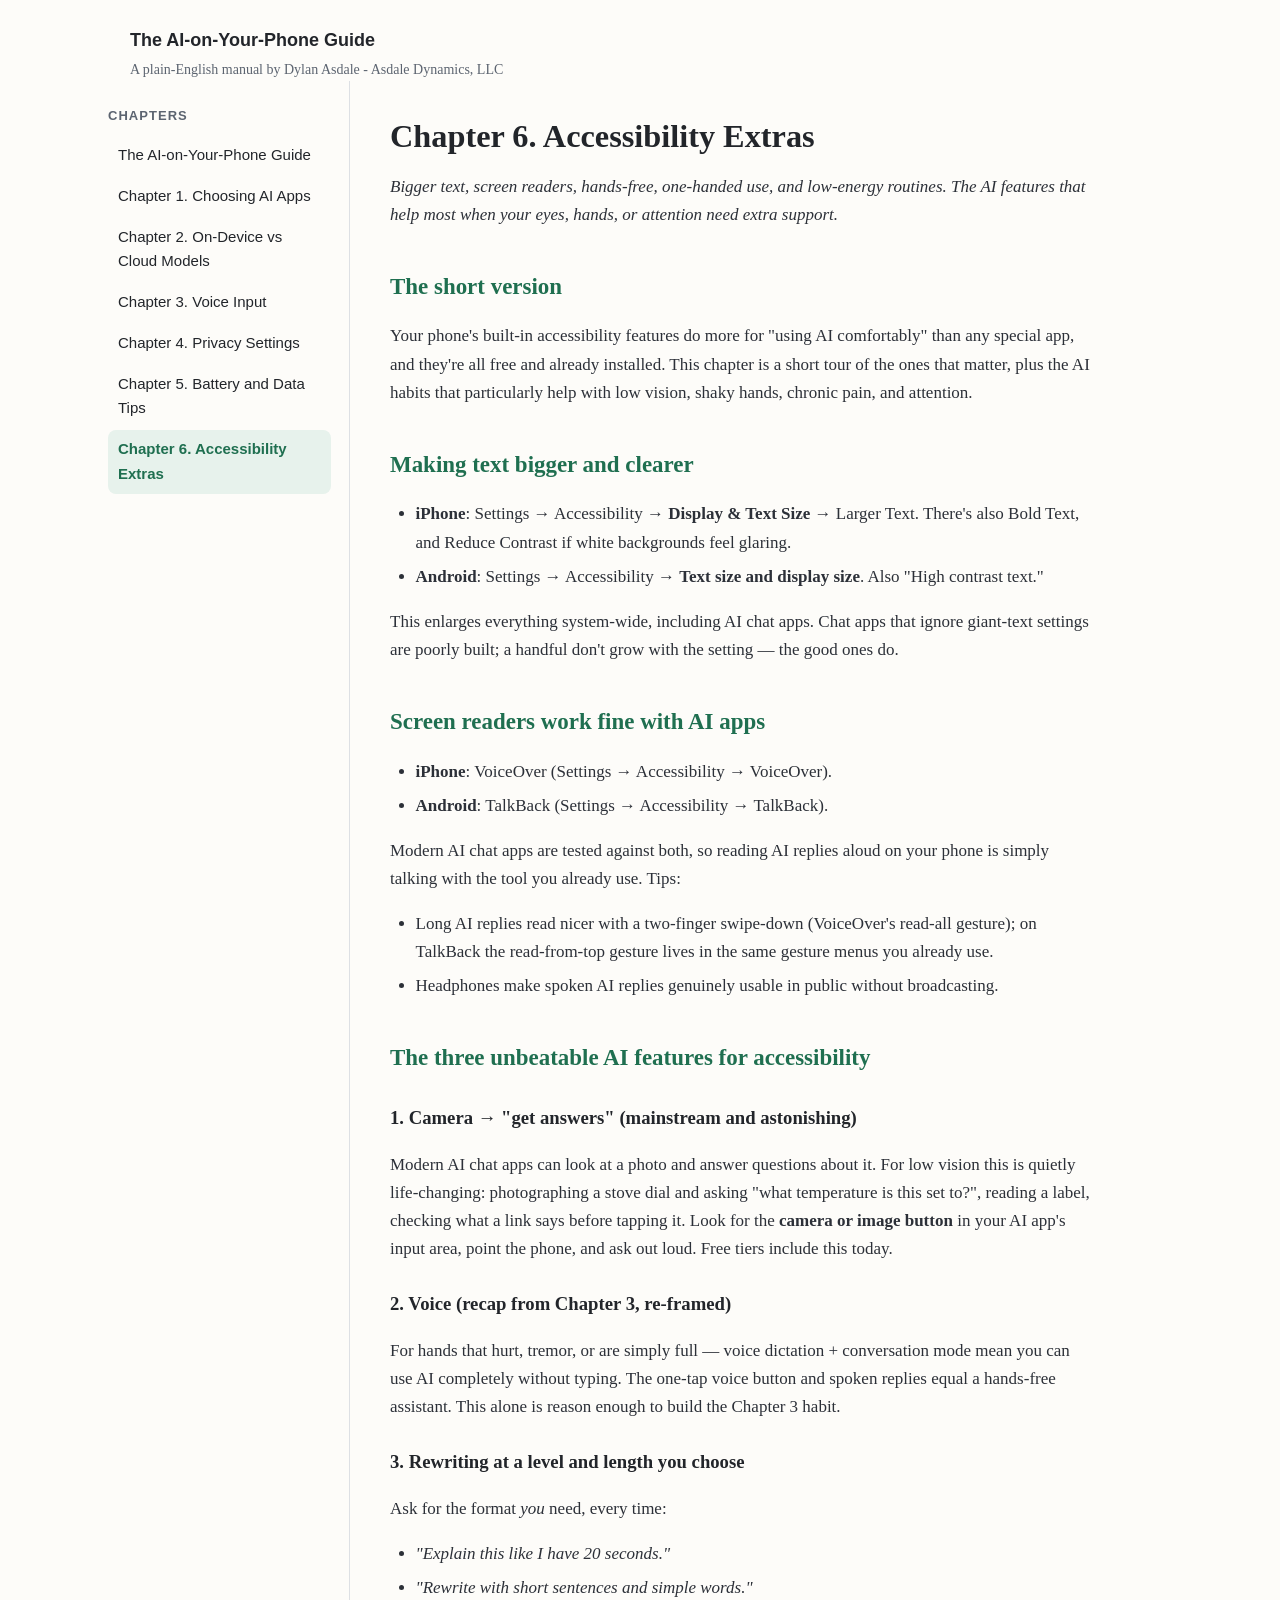
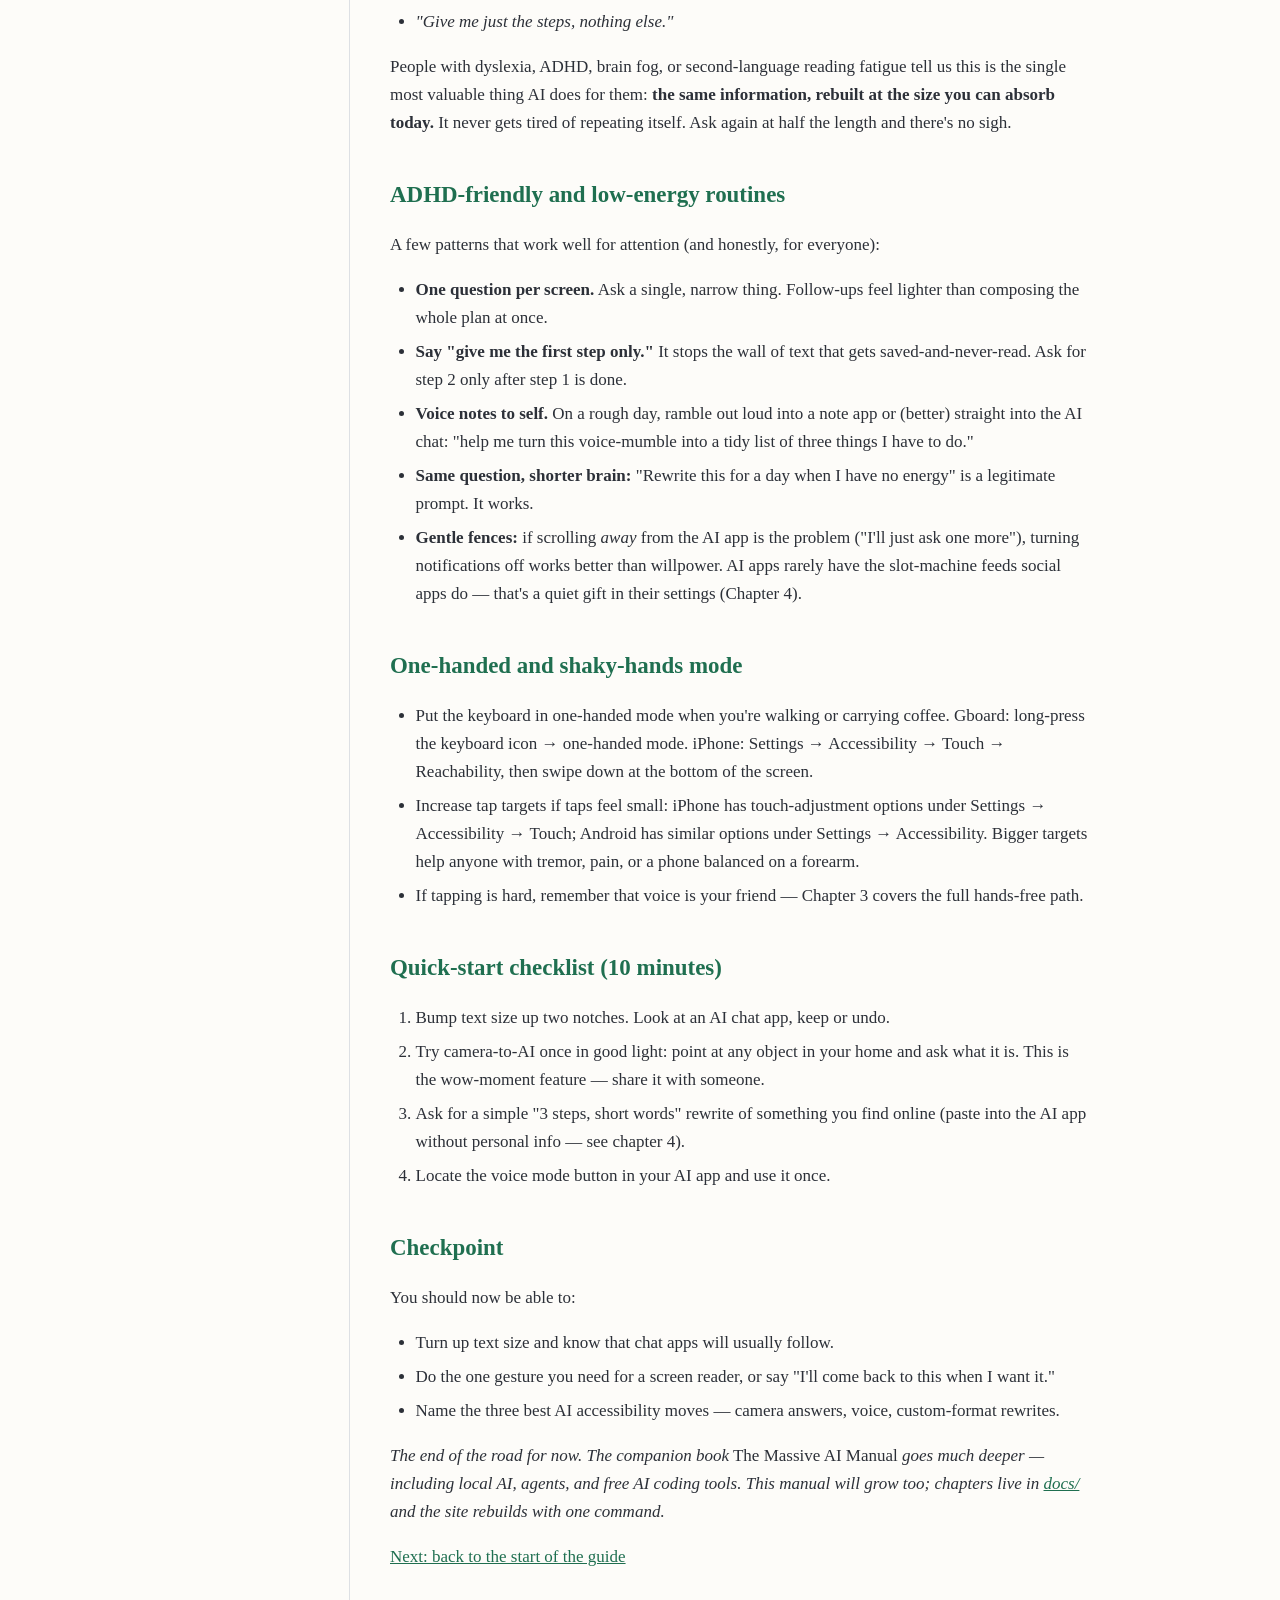
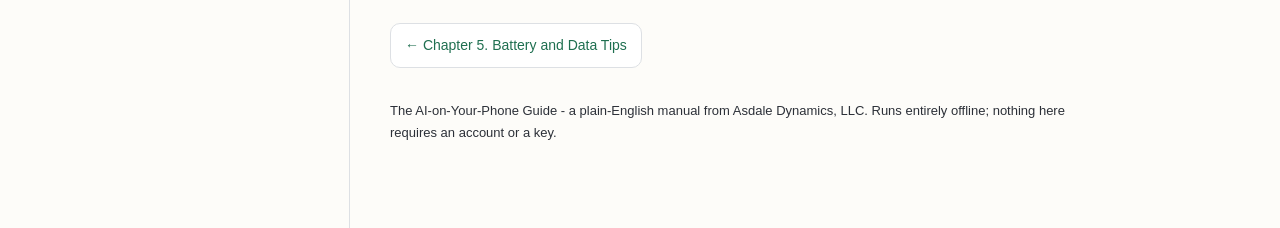
<file: site/06-accessibility.html>
<!DOCTYPE html>
<html lang="en">
<head>
<meta charset="utf-8">
<meta name="viewport" content="width=device-width, initial-scale=1">
<meta name="description" content="A plain-English manual for using AI on your phone: choosing apps, on-device vs cloud models, voice input, privacy, battery and data, and accessibility.">
<title>Chapter 6. Accessibility Extras - The AI-on-Your-Phone Guide</title>
<link rel="stylesheet" href="style.css">
</head>
<body>
<header class="site-header">
  <h1>The AI-on-Your-Phone Guide</h1>
  <p>A plain-English manual by Dylan Asdale - Asdale Dynamics, LLC</p>
</header>
<div class="layout">
  <nav aria-label="Chapters" class="toc">
    <h2>Chapters</h2>
    <ol>
      <li><a href="index.html">The AI-on-Your-Phone Guide</a></li>
      <li><a href="01-choosing-apps.html">Chapter 1. Choosing AI Apps</a></li>
      <li><a href="02-on-device-vs-cloud.html">Chapter 2. On-Device vs Cloud Models</a></li>
      <li><a href="03-voice-input.html">Chapter 3. Voice Input</a></li>
      <li><a href="04-privacy-settings.html">Chapter 4. Privacy Settings</a></li>
      <li><a href="05-battery-and-data.html">Chapter 5. Battery and Data Tips</a></li>
      <li><a href="06-accessibility.html" class="active">Chapter 6. Accessibility Extras</a></li>
    </ol>
  </nav>
  <main>
<h1>Chapter 6. Accessibility Extras</h1>
<p><em>Bigger text, screen readers, hands-free, one-handed use, and low-energy routines. The AI features that help most when your eyes, hands, or attention need extra support.</em></p>
<h2>The short version</h2>
<p>Your phone's built-in accessibility features do more for "using AI comfortably" than any special app, and they're all free and already installed. This chapter is a short tour of the ones that matter, plus the AI habits that particularly help with low vision, shaky hands, chronic pain, and attention.</p>
<h2>Making text bigger and clearer</h2>
<ul>
<li><strong>iPhone</strong>: Settings → Accessibility → <strong>Display &amp; Text Size</strong> → Larger Text. There's also Bold Text, and Reduce Contrast if white backgrounds feel glaring.</li>
<li><strong>Android</strong>: Settings → Accessibility → <strong>Text size and display size</strong>. Also "High contrast text."</li>
</ul>
<p>This enlarges everything system-wide, including AI chat apps. Chat apps that ignore giant-text settings are poorly built; a handful don't grow with the setting — the good ones do.</p>
<h2>Screen readers work fine with AI apps</h2>
<ul>
<li><strong>iPhone</strong>: VoiceOver (Settings → Accessibility → VoiceOver).</li>
<li><strong>Android</strong>: TalkBack (Settings → Accessibility → TalkBack).</li>
</ul>
<p>Modern AI chat apps are tested against both, so reading AI replies aloud on your phone is simply talking with the tool you already use. Tips:</p>
<ul>
<li>Long AI replies read nicer with a two-finger swipe-down (VoiceOver's read-all gesture); on TalkBack the read-from-top gesture lives in the same gesture menus you already use.</li>
<li>Headphones make spoken AI replies genuinely usable in public without broadcasting.</li>
</ul>
<h2>The three unbeatable AI features for accessibility</h2>
<h3>1. Camera → "get answers" (mainstream and astonishing)</h3>
<p>Modern AI chat apps can look at a photo and answer questions about it. For low vision this is quietly life-changing: photographing a stove dial and asking "what temperature is this set to?", reading a label, checking what a link says before tapping it. Look for the <strong>camera or image button</strong> in your AI app's input area, point the phone, and ask out loud. Free tiers include this today.</p>
<h3>2. Voice (recap from Chapter 3, re-framed)</h3>
<p>For hands that hurt, tremor, or are simply full — voice dictation + conversation mode mean you can use AI completely without typing. The one-tap voice button and spoken replies equal a hands-free assistant. This alone is reason enough to build the Chapter 3 habit.</p>
<h3>3. Rewriting at a level and length you choose</h3>
<p>Ask for the format <em>you</em> need, every time:</p>
<ul>
<li><em>"Explain this like I have 20 seconds."</em></li>
<li><em>"Rewrite with short sentences and simple words."</em></li>
<li><em>"Give me just the steps, nothing else."</em></li>
</ul>
<p>People with dyslexia, ADHD, brain fog, or second-language reading fatigue tell us this is the single most valuable thing AI does for them: <strong>the same information, rebuilt at the size you can absorb today.</strong> It never gets tired of repeating itself. Ask again at half the length and there's no sigh.</p>
<h2>ADHD-friendly and low-energy routines</h2>
<p>A few patterns that work well for attention (and honestly, for everyone):</p>
<ul>
<li><strong>One question per screen.</strong> Ask a single, narrow thing. Follow-ups feel lighter than composing the whole plan at once.</li>
<li><strong>Say "give me the first step only."</strong> It stops the wall of text that gets saved-and-never-read. Ask for step 2 only after step 1 is done.</li>
<li><strong>Voice notes to self.</strong> On a rough day, ramble out loud into a note app or (better) straight into the AI chat: "help me turn this voice-mumble into a tidy list of three things I have to do."</li>
<li><strong>Same question, shorter brain:</strong> "Rewrite this for a day when I have no energy" is a legitimate prompt. It works.</li>
<li><strong>Gentle fences:</strong> if scrolling <em>away</em> from the AI app is the problem ("I'll just ask one more"), turning notifications off works better than willpower. AI apps rarely have the slot-machine feeds social apps do — that's a quiet gift in their settings (Chapter 4).</li>
</ul>
<h2>One-handed and shaky-hands mode</h2>
<ul>
<li>Put the keyboard in one-handed mode when you're walking or carrying coffee. Gboard: long-press the keyboard icon → one-handed mode. iPhone: Settings → Accessibility → Touch → Reachability, then swipe down at the bottom of the screen.</li>
<li>Increase tap targets if taps feel small: iPhone has touch-adjustment options under Settings → Accessibility → Touch; Android has similar options under Settings → Accessibility. Bigger targets help anyone with tremor, pain, or a phone balanced on a forearm.</li>
<li>If tapping is hard, remember that voice is your friend — Chapter 3 covers the full hands-free path.</li>
</ul>
<h2>Quick-start checklist (10 minutes)</h2>
<ol>
<li>Bump text size up two notches. Look at an AI chat app, keep or undo.</li>
<li>Try camera-to-AI once in good light: point at any object in your home and ask what it is. This is the wow-moment feature — share it with someone.</li>
<li>Ask for a simple "3 steps, short words" rewrite of something you find online (paste into the AI app without personal info — see chapter 4).</li>
<li>Locate the voice mode button in your AI app and use it once.</li>
</ol>
<h2>Checkpoint</h2>
<p>You should now be able to:</p>
<ul>
<li>Turn up text size and know that chat apps will usually follow.</li>
<li>Do the one gesture you need for a screen reader, or say "I'll come back to this when I want it."</li>
<li>Name the three best AI accessibility moves — camera answers, voice, custom-format rewrites.</li>
</ul>
<p><em>The end of the road for now. The companion book</em> The Massive AI Manual <em>goes much deeper — including local AI, agents, and free AI coding tools. This manual will grow too; chapters live in <a href="index.html">docs/</a> and the site rebuilds with one command.</em></p>
<p><a href="index.html">Next: back to the start of the guide</a></p>
    <footer class="pager">
      <a href="05-battery-and-data.html">&larr; Chapter 5. Battery and Data Tips</a>
      <span class="placeholder"></span>
    </footer>
    <footer class="colophon">
      <p>The AI-on-Your-Phone Guide - a plain-English manual from Asdale Dynamics, LLC.
      Runs entirely offline; nothing here requires an account or a key.</p>
    </footer>
  </main>
</div>
</body>
</html>
</file>
<file: site/style.css>
:root {
  --bg: #fdfcf9;
  --ink: #22252a;
  --muted: #5c6470;
  --accent: #1f6f50;
  --accent-soft: #e7f2ec;
  --border: #dde0e4;
  --card: #ffffff;
}
* { box-sizing: border-box; }
html { -webkit-text-size-adjust: 100%; }
body {
  margin: 0;
  background: var(--bg);
  color: var(--ink);
  font: 17px/1.65 Georgia, "Times New Roman", serif;
}
.layout { display: flex; min-height: 100vh; max-width: 1100px; margin: 0 auto; }
nav.toc {
  width: 260px; flex: none; padding: 24px 18px;
  border-right: 1px solid var(--border);
}
nav.toc h2 {
  font-family: "Helvetica Neue", Arial, sans-serif;
  font-size: 13px; letter-spacing: .08em; text-transform: uppercase;
  color: var(--muted); margin: 0 0 10px;
}
nav.toc ol { list-style: none; margin: 0; padding: 0; }
nav.toc li { margin: 0; }
nav.toc a {
  display: block; padding: 7px 10px; margin: 2px 0;
  color: var(--ink); text-decoration: none; border-radius: 8px;
  font-family: "Helvetica Neue", Arial, sans-serif; font-size: 15px;
}
nav.toc a:hover { background: var(--accent-soft); }
nav.toc a.active { background: var(--accent-soft); color: var(--accent); font-weight: 600; }
main { flex: 1; min-width: 0; padding: 36px 40px 72px; max-width: 46em; }
header.site-header {
  padding: 26px 40px 0; max-width: 1100px; margin: 0 auto;
}
header.site-header h1 {
  font-family: "Helvetica Neue", Arial, sans-serif;
  font-size: 18px; margin: 0;
}
header.site-header p { margin: 2px 0 0; color: var(--muted); font-size: 14px; }
main h1 { font-size: 1.9em; line-height: 1.2; margin: 0 0 .4em; }
main h2 { font-size: 1.35em; margin: 1.7em 0 .5em; color: var(--accent); }
main h3 { font-size: 1.1em; margin: 1.4em 0 .4em; }
main p, main li { color: #2c3038; }
main blockquote {
  margin: 1.4em 0; padding: 12px 18px;
  border-left: 4px solid var(--accent); background: var(--accent-soft);
  border-radius: 0 10px 10px 0;
}
main blockquote p { margin: .3em 0; }
main code {
  font: 90%/1.5 ui-monospace, Consolas, monospace;
  background: #eef0ee; border-radius: 5px; padding: 1px 6px;
}
main table { border-collapse: collapse; width: 100%; margin: 1.4em 0; font-size: .94em; }
main th, main td { border: 1px solid var(--border); padding: 8px 10px; text-align: left; vertical-align: top; }
main th { background: #f3f4f2; font-family: "Helvetica Neue", Arial, sans-serif; font-size: 13px; }
main ul, main ol { padding-left: 1.5em; }
main li { margin: .35em 0; }
main hr { border: 0; border-top: 1px solid var(--border); margin: 2em 0; }
main a { color: var(--accent); }
footer.pager { margin-top: 3em; display: flex; justify-content: space-between; gap: 16px; }
footer.pager a {
  font-family: "Helvetica Neue", Arial, sans-serif; font-size: 14px;
  color: var(--accent); text-decoration: none; padding: 10px 14px;
  border: 1px solid var(--border); border-radius: 10px; background: var(--card);
}
footer.pager a:hover { background: var(--accent-soft); }
footer.pager .placeholder { visibility: hidden; }
footer.colophon {
  margin-top: 2.5em; color: var(--muted); font-size: 13px;
  font-family: "Helvetica Neue", Arial, sans-serif;
}
.menu-toggle { display: none; }
@media (max-width: 800px) {
  .layout { display: block; }
  nav.toc { width: auto; border-right: 0; border-bottom: 1px solid var(--border); position: static; }
  main { padding: 24px 20px 56px; }
}

/* Print styles: paper-friendly, no navigation clutter. */
@media print {
  :root { --card: #fff; }
  body { background: #fff; font-size: 12pt; }
  nav.toc, .menu-toggle, footer.pager { display: none !important; }
  .layout { display: block; max-width: none; }
  main { max-width: none; padding: 0; }
  main h1 { page-break-before: always; }
  main h1:first-child { page-break-before: avoid; }
  main h2, main h3 { page-break-after: avoid; }
  main table { page-break-inside: avoid; }
  main a { color: #1c1c1c; text-decoration: none; }
  footer.colophon { border-top: 1px solid #999; padding-top: 8px; }
}
</file>
